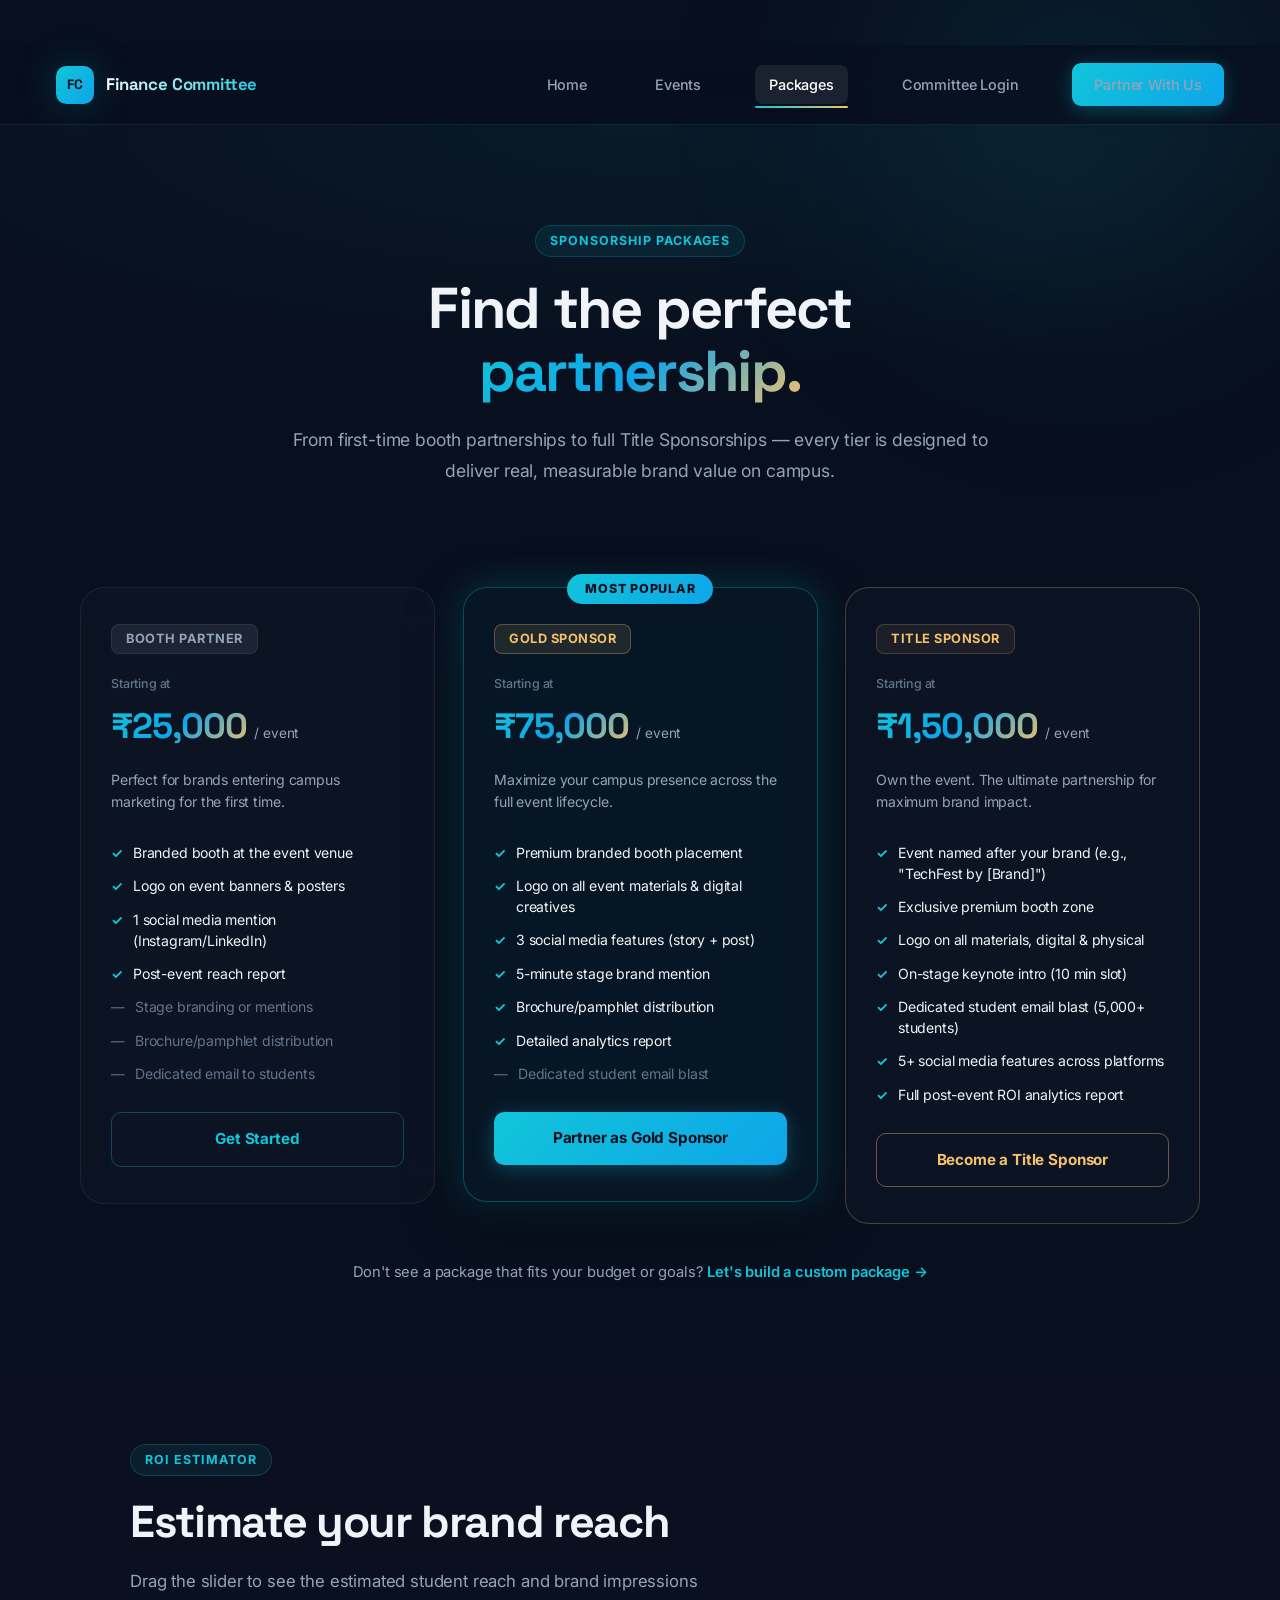
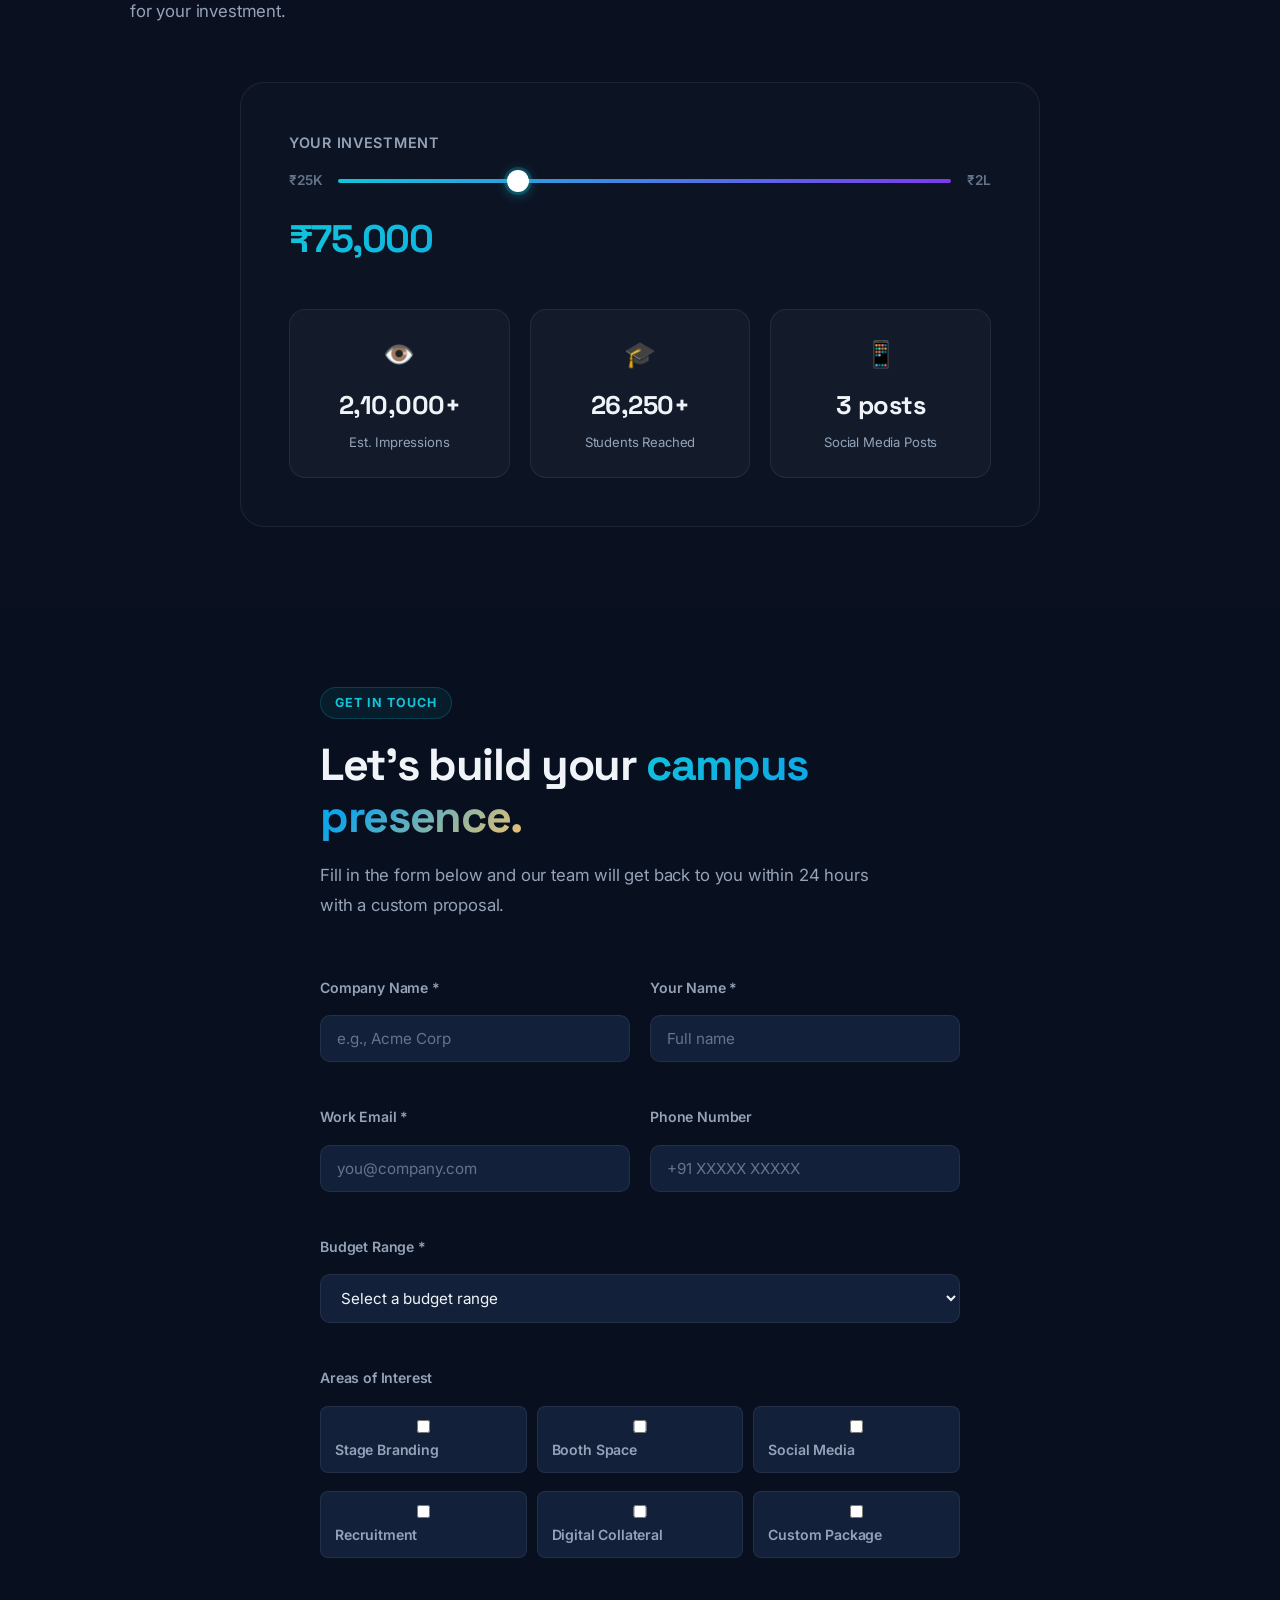
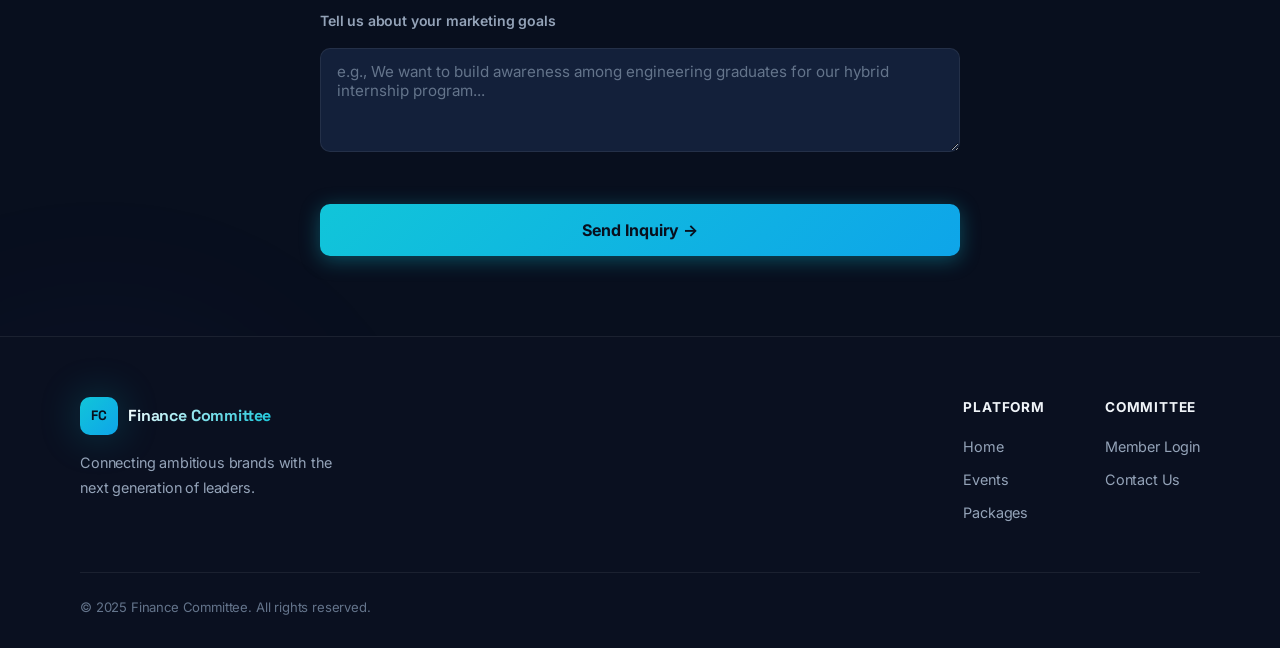
<file: frontend/packages.html>
<!DOCTYPE html>
<html lang="en">

<head>
    <meta charset="UTF-8">
    <meta name="viewport" content="width=device-width, initial-scale=1.0">
    <title>Sponsorship Packages — Finance Committee</title>
    <meta name="description"
        content="Choose from our carefully crafted sponsorship packages — from Booth Partner to Title Sponsor — and reach 50,000+ students at India's most vibrant campus events.">
    <link rel="preconnect" href="https://fonts.googleapis.com">
    <link rel="preconnect" href="https://fonts.gstatic.com" crossorigin>
    <link
        href="https://fonts.googleapis.com/css2?family=Inter:wght@300;400;500;600;700&family=Space+Grotesk:wght@500;600;700;800&display=swap"
        rel="stylesheet">
    <link rel="stylesheet" href="css/style.css">
</head>

<body>

    <!-- Ambient BG -->
    <div class="ambient-bg">
        <div class="ambient-orb orb-1"></div>
        <div class="ambient-orb orb-2"></div>
        <div class="ambient-orb orb-3"></div>
    </div>

    <!-- Navbar -->
    <nav class="navbar" id="mainNav">
        <div class="logo">
            <div class="logo-icon">FC</div>
            <span>Finance Committee</span>
        </div>
        <div class="nav-links">
            <a href="index.html" class="nav-link">Home</a>
            <a href="events.html" class="nav-link">Events</a>
            <a href="packages.html" class="nav-link active">Packages</a>
            <a href="login.html" class="nav-link nav-login">Committee Login</a>
            <a href="#contact" class="nav-cta">Partner With Us</a>
        </div>
        <button class="nav-hamburger" id="navHamburger" aria-label="Open menu">
            <span></span><span></span><span></span>
        </button>
    </nav>

    <div class="mobile-menu" id="mobileMenu">
        <a href="index.html">Home</a>
        <a href="events.html">Events</a>
        <a href="packages.html">Packages</a>
        <a href="login.html">Committee Login</a>
        <a href="#contact" class="mobile-cta">Partner With Us</a>
    </div>

    <!-- Page Header -->
    <section class="page-hero">
        <div class="page-hero-content">
            <div class="section-badge reveal-up">Sponsorship Packages</div>
            <h1 class="page-hero-title reveal-up">
                Find the perfect <span class="gradient-text">partnership.</span>
            </h1>
            <p class="page-hero-sub reveal-up">
                From first-time booth partnerships to full Title Sponsorships — every tier is designed to deliver real,
                measurable brand value on campus.
            </p>
        </div>
    </section>

    <!-- Packages Grid -->
    <section class="packages-section">
        <div class="packages-grid">

            <!-- Tier 1: Booth Partner -->
            <div class="pkg-card reveal-up" style="--delay:0.1s">
                <div class="pkg-header">
                    <div class="pkg-tier-badge">Booth Partner</div>
                    <div class="pkg-price">
                        <span class="pkg-price-from">Starting at</span>
                        <span class="pkg-price-num">₹25,000</span>
                        <span class="pkg-price-per">/ event</span>
                    </div>
                    <p class="pkg-tagline">Perfect for brands entering campus marketing for the first time.</p>
                </div>
                <ul class="pkg-features">
                    <li class="feat included"><span class="feat-icon">✓</span> Branded booth at the event venue</li>
                    <li class="feat included"><span class="feat-icon">✓</span> Logo on event banners & posters</li>
                    <li class="feat included"><span class="feat-icon">✓</span> 1 social media mention
                        (Instagram/LinkedIn)</li>
                    <li class="feat included"><span class="feat-icon">✓</span> Post-event reach report</li>
                    <li class="feat none"><span class="feat-icon">—</span> Stage branding or mentions</li>
                    <li class="feat none"><span class="feat-icon">—</span> Brochure/pamphlet distribution</li>
                    <li class="feat none"><span class="feat-icon">—</span> Dedicated email to students</li>
                </ul>
                <a href="#contact" class="pkg-cta btn-outline-full">Get Started</a>
            </div>

            <!-- Tier 2: Gold Sponsor (Popular) -->
            <div class="pkg-card pkg-featured reveal-up" style="--delay:0.2s">
                <div class="pkg-popular-badge">Most Popular</div>
                <div class="pkg-header">
                    <div class="pkg-tier-badge gold">Gold Sponsor</div>
                    <div class="pkg-price">
                        <span class="pkg-price-from">Starting at</span>
                        <span class="pkg-price-num">₹75,000</span>
                        <span class="pkg-price-per">/ event</span>
                    </div>
                    <p class="pkg-tagline">Maximize your campus presence across the full event lifecycle.</p>
                </div>
                <ul class="pkg-features">
                    <li class="feat included"><span class="feat-icon">✓</span> Premium branded booth placement</li>
                    <li class="feat included"><span class="feat-icon">✓</span> Logo on all event materials & digital
                        creatives</li>
                    <li class="feat included"><span class="feat-icon">✓</span> 3 social media features (story + post)
                    </li>
                    <li class="feat included"><span class="feat-icon">✓</span> 5-minute stage brand mention</li>
                    <li class="feat included"><span class="feat-icon">✓</span> Brochure/pamphlet distribution</li>
                    <li class="feat included"><span class="feat-icon">✓</span> Detailed analytics report</li>
                    <li class="feat none"><span class="feat-icon">—</span> Dedicated student email blast</li>
                </ul>
                <a href="#contact" class="pkg-cta btn-primary-full">Partner as Gold Sponsor</a>
            </div>

            <!-- Tier 3: Title Sponsor -->
            <div class="pkg-card pkg-premium reveal-up" style="--delay:0.3s">
                <div class="pkg-header">
                    <div class="pkg-tier-badge premium">Title Sponsor</div>
                    <div class="pkg-price">
                        <span class="pkg-price-from">Starting at</span>
                        <span class="pkg-price-num">₹1,50,000</span>
                        <span class="pkg-price-per">/ event</span>
                    </div>
                    <p class="pkg-tagline">Own the event. The ultimate partnership for maximum brand impact.</p>
                </div>
                <ul class="pkg-features">
                    <li class="feat included"><span class="feat-icon">✓</span> Event named after your brand (e.g.,
                        "TechFest by [Brand]")</li>
                    <li class="feat included"><span class="feat-icon">✓</span> Exclusive premium booth zone</li>
                    <li class="feat included"><span class="feat-icon">✓</span> Logo on all materials, digital & physical
                    </li>
                    <li class="feat included"><span class="feat-icon">✓</span> On-stage keynote intro (10 min slot)</li>
                    <li class="feat included"><span class="feat-icon">✓</span> Dedicated student email blast (5,000+
                        students)</li>
                    <li class="feat included"><span class="feat-icon">✓</span> 5+ social media features across platforms
                    </li>
                    <li class="feat included"><span class="feat-icon">✓</span> Full post-event ROI analytics report</li>
                </ul>
                <a href="#contact" class="pkg-cta btn-outline-full premium-cta">Become a Title Sponsor</a>
            </div>
        </div>

        <p class="pkg-custom-note reveal-up">
            Don't see a package that fits your budget or goals?
            <a href="#contact">Let's build a custom package →</a>
        </p>
    </section>

    <!-- ROI Estimator -->
    <section class="roi-section" id="roi">
        <div class="section-container">
            <div class="section-badge reveal-up">ROI Estimator</div>
            <h2 class="section-title reveal-up">Estimate your brand reach</h2>
            <p class="section-sub reveal-up">Drag the slider to see the estimated student reach and brand impressions
                for your investment.</p>

            <div class="roi-calculator reveal-up">
                <div class="roi-input-group">
                    <label for="roiSlider">Your Investment</label>
                    <div class="roi-slider-row">
                        <span class="roi-min">₹25K</span>
                        <input type="range" id="roiSlider" min="25000" max="200000" value="75000" step="5000">
                        <span class="roi-max">₹2L</span>
                    </div>
                    <div class="roi-amount" id="roiAmount">₹75,000</div>
                </div>
                <div class="roi-outputs">
                    <div class="roi-out-card">
                        <div class="roi-out-icon">👁️</div>
                        <div class="roi-out-value" id="roiImpressions">0</div>
                        <div class="roi-out-label">Est. Impressions</div>
                    </div>
                    <div class="roi-out-card">
                        <div class="roi-out-icon">🎓</div>
                        <div class="roi-out-value" id="roiStudents">0</div>
                        <div class="roi-out-label">Students Reached</div>
                    </div>
                    <div class="roi-out-card">
                        <div class="roi-out-icon">📱</div>
                        <div class="roi-out-value" id="roiSocial">0</div>
                        <div class="roi-out-label">Social Media Posts</div>
                    </div>
                </div>
            </div>
        </div>
    </section>

    <!-- Contact / Inquiry Form -->
    <section class="contact-section" id="contact">
        <div class="section-container narrow">
            <div class="section-badge reveal-up">Get In Touch</div>
            <h2 class="section-title reveal-up">Let's build your <span class="gradient-text">campus presence.</span>
            </h2>
            <p class="section-sub reveal-up">Fill in the form below and our team will get back to you within 24 hours
                with a custom proposal.</p>

            <form class="inquiry-form reveal-up" id="inquiryForm">
                <div class="form-row">
                    <div class="form-group">
                        <label for="companyName">Company Name *</label>
                        <input type="text" id="companyName" required placeholder="e.g., Acme Corp">
                    </div>
                    <div class="form-group">
                        <label for="contactName">Your Name *</label>
                        <input type="text" id="contactName" required placeholder="Full name">
                    </div>
                </div>
                <div class="form-row">
                    <div class="form-group">
                        <label for="contactEmail">Work Email *</label>
                        <input type="email" id="contactEmail" required placeholder="you@company.com">
                    </div>
                    <div class="form-group">
                        <label for="contactPhone">Phone Number</label>
                        <input type="tel" id="contactPhone" placeholder="+91 XXXXX XXXXX">
                    </div>
                </div>
                <div class="form-group">
                    <label for="budgetRange">Budget Range *</label>
                    <select id="budgetRange" required>
                        <option value="">Select a budget range</option>
                        <option value="entry">₹25,000 – ₹50,000 (Booth Partner)</option>
                        <option value="mid">₹50,000 – ₹1,00,000 (Gold Sponsor)</option>
                        <option value="premium">₹1,00,000 – ₹2,00,000 (Title Sponsor)</option>
                        <option value="custom">Custom / Let's talk</option>
                    </select>
                </div>
                <div class="form-group">
                    <label>Areas of Interest</label>
                    <div class="checkbox-grid">
                        <label class="checkbox-item"><input type="checkbox" name="interest" value="stage"> Stage
                            Branding</label>
                        <label class="checkbox-item"><input type="checkbox" name="interest" value="booth"> Booth
                            Space</label>
                        <label class="checkbox-item"><input type="checkbox" name="interest" value="social"> Social
                            Media</label>
                        <label class="checkbox-item"><input type="checkbox" name="interest" value="recruitment">
                            Recruitment</label>
                        <label class="checkbox-item"><input type="checkbox" name="interest" value="digital"> Digital
                            Collateral</label>
                        <label class="checkbox-item"><input type="checkbox" name="interest" value="custom"> Custom
                            Package</label>
                    </div>
                </div>
                <div class="form-group">
                    <label for="message">Tell us about your marketing goals</label>
                    <textarea id="message" rows="4"
                        placeholder="e.g., We want to build awareness among engineering graduates for our hybrid internship program..."></textarea>
                </div>
                <div id="formSuccess" class="success-message" style="display:none">
                    🎉 Thank you! We'll get back to you within 24 hours with a custom proposal.
                </div>
                <div id="formError" class="error-message" style="display:none">
                    Something went wrong. Please email us directly at financecommittee@college.edu
                </div>
                <button type="submit" class="btn-primary btn-full-submit" id="submitBtn">Send Inquiry →</button>
            </form>
        </div>
    </section>

    <!-- Footer -->
    <footer class="footer">
        <div class="footer-content">
            <div class="footer-brand">
                <div class="footer-logo">
                    <div class="logo-icon">FC</div>
                    <span>Finance Committee</span>
                </div>
                <p>Connecting ambitious brands with the next generation of leaders.</p>
            </div>
            <div class="footer-links">
                <div class="footer-col">
                    <h4>Platform</h4>
                    <a href="index.html">Home</a>
                    <a href="events.html">Events</a>
                    <a href="packages.html">Packages</a>
                </div>
                <div class="footer-col">
                    <h4>Committee</h4>
                    <a href="login.html">Member Login</a>
                    <a href="#contact">Contact Us</a>
                </div>
            </div>
        </div>
        <div class="footer-bottom">
            <p>© 2025 Finance Committee. All rights reserved.</p>
        </div>
    </footer>

    <script>
        // Scroll reveal
        const observer = new IntersectionObserver((entries) => {
            entries.forEach(e => { if (e.isIntersecting) { e.target.classList.add('revealed'); observer.unobserve(e.target); } });
        }, { threshold: 0.1 });
        document.querySelectorAll('.reveal-up, .reveal-right').forEach(el => observer.observe(el));

        // Navbar scroll
        window.addEventListener('scroll', () => {
            document.getElementById('mainNav').classList.toggle('scrolled', window.scrollY > 60);
        });

        // Mobile hamburger
        document.getElementById('navHamburger').addEventListener('click', () => {
            document.getElementById('mobileMenu').classList.toggle('open');
        });

        // 3D tilt on package cards
        document.querySelectorAll('.pkg-card').forEach(card => {
            card.addEventListener('mousemove', (e) => {
                const rect = card.getBoundingClientRect();
                const x = ((e.clientX - rect.left) / rect.width - 0.5) * 12;
                const y = ((e.clientY - rect.top) / rect.height - 0.5) * -12;
                card.style.transform = `perspective(900px) rotateY(${x}deg) rotateX(${y}deg) translateY(-8px)`;
            });
            card.addEventListener('mouseleave', () => { card.style.transform = ''; });
        });

        // ROI Calculator
        const slider = document.getElementById('roiSlider');
        function updateROI(val) {
            const v = parseInt(val);
            document.getElementById('roiAmount').textContent = '₹' + v.toLocaleString('en-IN');
            const impressions = Math.round(v * 2.8);
            const students = Math.round(v * 0.35);
            const social = Math.max(1, Math.round(v / 25000));
            document.getElementById('roiImpressions').textContent = impressions.toLocaleString('en-IN') + '+';
            document.getElementById('roiStudents').textContent = students.toLocaleString('en-IN') + '+';
            document.getElementById('roiSocial').textContent = social + (social === 1 ? ' post' : ' posts');
        }
        slider.addEventListener('input', () => updateROI(slider.value));
        updateROI(slider.value);

        // Inquiry form
        document.getElementById('inquiryForm').addEventListener('submit', async (e) => {
            e.preventDefault();
            const btn = document.getElementById('submitBtn');
            btn.textContent = 'Sending...';
            btn.disabled = true;
            try {
                await new Promise(r => setTimeout(r, 1200));
                document.getElementById('formSuccess').style.display = 'block';
                e.target.reset();
                updateROI(75000);
            } catch {
                document.getElementById('formError').style.display = 'block';
            } finally {
                btn.textContent = 'Send Inquiry →';
                btn.disabled = false;
            }
        });
    </script>
    <script type="module" src="js/transitions.js"></script>
</body>

</html>
</file>
<file: frontend/css/style.css>
/* ===== PREMIUM FINANCE COMMITTEE STYLES ===== */
@import url('https://fonts.googleapis.com/css2?family=Inter:wght@300;400;500;600;700&family=Space+Grotesk:wght@500;600;700;800&display=swap');

:root {
    /* Core Palette */
    --teal: #11C5D9;
    --teal-glow: rgba(17, 197, 217, 0.15);
    --navy: #080f1e;
    --navy-2: #0B1320;
    --gold: #F5C16C;
    --gold-glow: rgba(245, 193, 108, 0.1);
    --text-primary: #F0F4F8;
    --text-secondary: #94a3b8;
    --muted: #64748b;
    --border: rgba(255, 255, 255, 0.07);
    --border-hover: rgba(17, 197, 217, 0.3);
    --card: rgba(14, 22, 38, 0.75);
    --card-hover: rgba(18, 30, 52, 0.9);
    --section: #0a1020;
    --hover: #16263F;
    --input: #13203a;
    --success: #34d399;
    --warning: #fbbf24;
    --error: #f87171;

    /* Gradients */
    --gradient-cosmic: linear-gradient(135deg, #667eea 0%, #764ba2 50%, #f093fb 100%);
    --gradient-aurora: linear-gradient(135deg, #0ff 0%, #00d4ff 25%, #7c3aed 75%, #f472b6 100%);
    --gradient-gold-royal: linear-gradient(135deg, #BF953F, #FCF6BA, #B38728, #FBF5B7);
    --gradient-hero: linear-gradient(135deg, var(--teal) 0%, #7c3aed 100%);
    --gradient-brand: linear-gradient(135deg, var(--teal), #0ea5e9, var(--gold));

    /* Glow */
    --glow-teal: 0 0 40px rgba(17, 197, 217, 0.25);
    --glow-gold: 0 0 40px rgba(245, 193, 108, 0.2);

    /* Neons */
    --neon-cyan: #00f7ff;
    --neon-magenta: #ff00ff;
    --neon-purple: #9945FF;

    /* Depth */
    --depth-1: rgba(255, 255, 255, 0.08);
    --depth-2: rgba(255, 255, 255, 0.04);
    --depth-shadow: rgba(0, 0, 0, 0.5);

    /* Type */
    --font-primary: 'Inter', -apple-system, BlinkMacSystemFont, sans-serif;
    --font-display: 'Space Grotesk', 'Inter', sans-serif;

    /* Transitions */
    --ease-out: cubic-bezier(0.22, 1, 0.36, 1);
    --ease-spring: cubic-bezier(0.34, 1.56, 0.64, 1);
    --transition-fast: 0.15s var(--ease-out);
    --transition-base: 0.35s var(--ease-out);
    --transition-slow: 0.6s var(--ease-out);
}

/* ===== RESET & BASE ===== */

* {
    margin: 0;
    padding: 0;
    box-sizing: border-box;
}

html {
    scroll-behavior: smooth;
}

body {
    font-family: var(--font-primary);
    font-weight: 400;
    background: var(--navy);
    color: var(--text-primary);
    line-height: 1.6;
    letter-spacing: -0.01em;
    -webkit-font-smoothing: antialiased;
    -moz-osx-font-smoothing: grayscale;
}

/* ===== NAVBAR ===== */
.navbar {
    background: rgba(14, 23, 38, 0.85);
    backdrop-filter: blur(20px);
    -webkit-backdrop-filter: blur(20px);
    padding: 16px 48px;
    display: flex;
    justify-content: space-between;
    align-items: center;
    border-bottom: 1px solid var(--border);
    position: sticky;
    top: 0;
    z-index: 100;
}

.logo {
    display: flex;
    align-items: center;
    gap: 12px;
}

.logo img {
    width: 40px;
    height: 40px;
    object-fit: contain;
}

.logo span {
    font-family: var(--font-display);
    font-weight: 600;
    font-size: 1.1rem;
    background: linear-gradient(135deg, #fff, var(--teal));
    -webkit-background-clip: text;
    -webkit-text-fill-color: transparent;
    background-clip: text;
}

.nav-links a {
    color: var(--text-secondary);
    text-decoration: none;
    margin-left: 32px;
    font-weight: 500;
    font-size: 0.9rem;
    position: relative;
    transition: color var(--transition-base);
}

.nav-links a::after {
    content: '';
    position: absolute;
    bottom: -4px;
    left: 0;
    width: 0;
    height: 2px;
    background: linear-gradient(90deg, var(--teal), var(--gold));
    border-radius: 1px;
    transition: width var(--transition-base);
}

.nav-links a:hover {
    color: #fff;
}

.nav-links a:hover::after,
.nav-links a.active::after {
    width: 100%;
}

/* ===== HERO ===== */
.hero {
    padding: 120px 60px 100px;
    background:
        radial-gradient(ellipse 80% 50% at 50% -20%, var(--teal-glow), transparent),
        linear-gradient(180deg, var(--navy), var(--section));
    position: relative;
    overflow: hidden;
}

.hero::before {
    content: '';
    position: absolute;
    top: -200px;
    right: -100px;
    width: 500px;
    height: 500px;
    background: radial-gradient(circle, rgba(17, 197, 217, 0.1), transparent 70%);
    animation: pulse 8s ease-in-out infinite;
    pointer-events: none;
}

.hero::after {
    content: '';
    position: absolute;
    bottom: -150px;
    left: -100px;
    width: 400px;
    height: 400px;
    background: radial-gradient(circle, var(--gold-glow), transparent 70%);
    animation: pulse 10s ease-in-out infinite reverse;
    pointer-events: none;
}

@keyframes pulse {

    0%,
    100% {
        opacity: 0.5;
        transform: scale(1);
    }

    50% {
        opacity: 1;
        transform: scale(1.1);
    }
}

.hero h1 {
    font-family: var(--font-display);
    font-size: clamp(2.5rem, 5vw, 3.5rem);
    font-weight: 700;
    line-height: 1.1;
    margin-bottom: 24px;
    background: linear-gradient(135deg, #fff 0%, var(--text-secondary) 100%);
    -webkit-background-clip: text;
    -webkit-text-fill-color: transparent;
    background-clip: text;
    position: relative;
    z-index: 1;
}

.hero p {
    color: var(--text-secondary);
    max-width: 560px;
    line-height: 1.7;
    font-size: 1.1rem;
    position: relative;
    z-index: 1;
}

/* ===== BUTTONS ===== */
.btn-primary {
    margin-top: 32px;
    padding: 14px 36px;
    background: linear-gradient(135deg, var(--teal), #0FB1C3);
    border: none;
    border-radius: 8px;
    color: var(--navy);
    font-family: var(--font-primary);
    font-weight: 600;
    font-size: 0.95rem;
    cursor: pointer;
    position: relative;
    overflow: hidden;
    transition: all var(--transition-base);
    box-shadow:
        0 4px 15px rgba(17, 197, 217, 0.3),
        inset 0 1px 0 rgba(255, 255, 255, 0.2);
}

.btn-primary::after {
    content: '';
    position: absolute;
    top: -50%;
    left: -100%;
    width: 60%;
    height: 200%;
    background: linear-gradient(90deg, transparent, rgba(255, 255, 255, 0.6), rgba(255, 255, 255, 0.8), rgba(255, 255, 255, 0.6), transparent);
    transform: skewX(-20deg);
    transition: left 0.7s cubic-bezier(0.4, 0, 0.2, 1);
}

.btn-primary:hover {
    transform: translateY(-2px);
    box-shadow:
        0 8px 25px rgba(17, 197, 217, 0.4),
        inset 0 1px 0 rgba(255, 255, 255, 0.3);
}

.btn-primary:hover::after {
    left: 150%;
}

.btn-primary:active {
    transform: translateY(0);
}

/* ===== STATS ===== */
.stats {
    display: flex;
    justify-content: center;
    gap: 32px;
    padding: 64px;
    background: var(--section);
}

.stat-card {
    background: var(--card);
    backdrop-filter: blur(20px);
    -webkit-backdrop-filter: blur(20px);
    border: 1px solid var(--border);
    border-radius: 16px;
    padding: 32px 40px;
    text-align: center;
    min-width: 200px;
    position: relative;
    overflow: hidden;
    transition: all 0.4s var(--ease-out);
    animation: fadeInUp 0.6s ease forwards;
    opacity: 0;
    transform-style: preserve-3d;
    perspective: 1000px;
}

.stat-card:nth-child(1) {
    animation-delay: 0.1s;
}

.stat-card:nth-child(2) {
    animation-delay: 0.2s;
}

.stat-card:nth-child(3) {
    animation-delay: 0.3s;
}

.stat-card::before {
    content: '';
    position: absolute;
    top: 0;
    left: 0;
    right: 0;
    height: 1px;
    background: linear-gradient(90deg, transparent, rgba(17, 197, 217, 0.5), transparent);
}

.stat-card:hover {
    transform: translateY(-4px) rotateX(5deg) rotateY(5deg);
    border-color: rgba(17, 197, 217, 0.2);
    box-shadow:
        0 20px 40px rgba(0, 0, 0, 0.3),
        0 0 60px rgba(17, 197, 217, 0.1);
}

.stat-card h2 {
    color: var(--gold);
    font-family: var(--font-display);
    font-size: 2.25rem;
    font-weight: 700;
    letter-spacing: -0.02em;
}

.stat-card p {
    color: var(--text-secondary);
    margin-top: 8px;
    font-size: 0.9rem;
    font-weight: 500;
}

@keyframes fadeInUp {
    from {
        opacity: 0;
        transform: translateY(20px);
    }

    to {
        opacity: 1;
        transform: translateY(0);
    }
}

/* ===== ABOUT ===== */
.about {
    padding: 100px 60px;
    position: relative;
}

.about h2 {
    font-family: var(--font-display);
    color: var(--teal);
    font-size: 2rem;
    margin-bottom: 20px;
}

.about p {
    max-width: 700px;
    color: var(--text-secondary);
    line-height: 1.8;
    font-size: 1.05rem;
}

/* ===== CHART CONTAINER ===== */
.chart-section {
    padding: 64px;
    background: var(--navy);
}

.chart-container {
    background: var(--card);
    border: 1px solid var(--border);
    border-radius: 16px;
    padding: 32px;
    max-width: 800px;
    margin: 0 auto;
    height: 400px;
}

/* ===== AUTH PAGES ===== */
.auth-page {
    background: linear-gradient(135deg, var(--navy), var(--section));
    min-height: 100vh;
    display: flex;
    align-items: center;
    justify-content: center;
    padding: 20px;
}

.auth-container {
    width: 100%;
    max-width: 420px;
}

.auth-card {
    background: var(--card);
    backdrop-filter: blur(20px);
    -webkit-backdrop-filter: blur(20px);
    border: 1px solid var(--border);
    border-radius: 16px;
    padding: 40px;
    box-shadow:
        0 20px 40px rgba(0, 0, 0, 0.3),
        0 0 60px rgba(17, 197, 217, 0.1);
}

.auth-logo {
    text-align: center;
    margin-bottom: 32px;
}

.auth-logo img {
    width: 60px;
    height: 60px;
    margin-bottom: 16px;
    object-fit: contain;
}

.auth-logo h1 {
    font-family: var(--font-display);
    font-size: 1.5rem;
    font-weight: 700;
    background: linear-gradient(135deg, #fff, var(--teal));
    -webkit-background-clip: text;
    -webkit-text-fill-color: transparent;
    background-clip: text;
    margin: 0;
}

.auth-form h2 {
    font-family: var(--font-display);
    font-size: 1.5rem;
    font-weight: 600;
    color: var(--text-primary);
    margin-bottom: 8px;
}

.auth-subtitle {
    color: var(--text-secondary);
    margin-bottom: 32px;
    font-size: 0.95rem;
}

.form-group {
    margin-bottom: 24px;
}

.form-group label {
    display: block;
    color: var(--text-secondary);
    font-weight: 500;
    margin-bottom: 8px;
    font-size: 0.9rem;
}

.form-group input,
.form-group select {
    width: 100%;
    padding: 12px 16px;
    background: var(--input);
    border: 1px solid var(--border);
    border-radius: 8px;
    color: var(--text-primary);
    font-family: var(--font-primary);
    font-size: 0.95rem;
    transition: all var(--transition-base);
}

.form-group input:focus,
.form-group select:focus {
    outline: none;
    border-color: var(--teal);
    box-shadow: 0 0 0 3px rgba(17, 197, 217, 0.1);
}

.form-checkbox {
    display: flex;
    align-items: center;
    margin-bottom: 24px;
}

.form-checkbox input[type="checkbox"] {
    width: auto;
    margin-right: 12px;
}

.form-checkbox label {
    color: var(--text-secondary);
    font-size: 0.9rem;
    cursor: pointer;
}

.password-requirements {
    margin-top: 8px;
    font-size: 0.85rem;
    color: var(--text-secondary);
}

.password-requirements ul {
    margin: 8px 0 0 20px;
    padding: 0;
}

.password-requirements li {
    margin-bottom: 4px;
    list-style: none;
    position: relative;
    padding-left: 20px;
}

.password-requirements li::before {
    content: '○';
    position: absolute;
    left: 0;
    color: var(--text-secondary);
}

.password-requirements li.valid::before {
    content: '✓';
    color: var(--success);
}

.password-requirements li.valid {
    color: var(--success);
}

.auth-links {
    text-align: center;
    margin-top: 24px;
}

.auth-links a {
    color: var(--teal);
    text-decoration: none;
    font-size: 0.9rem;
    transition: color var(--transition-base);
}

.auth-links a:hover {
    color: #fff;
}

.auth-footer {
    text-align: center;
    margin-top: 32px;
    padding-top: 24px;
    border-top: 1px solid var(--border);
}

.auth-footer p {
    color: var(--text-secondary);
    font-size: 0.9rem;
    margin: 0;
}

.auth-footer a {
    color: var(--teal);
    text-decoration: none;
    transition: color var(--transition-base);
}

.auth-footer a:hover {
    color: #fff;
}

.btn-full {
    width: 100%;
    justify-content: center;
}

.error-message,
.success-message {
    padding: 12px 16px;
    border-radius: 6px;
    margin-bottom: 24px;
    font-size: 0.9rem;
    display: none;
}

.error-message {
    background: rgba(233, 75, 75, 0.1);
    border: 1px solid rgba(233, 75, 75, 0.3);
    color: var(--error);
}

.success-message {
    background: rgba(33, 230, 162, 0.1);
    border: 1px solid rgba(33, 230, 162, 0.3);
    color: var(--success);
}

.error-message.show,
.success-message.show {
    display: block;
}

.loading-overlay {
    position: fixed;
    top: 0;
    left: 0;
    width: 100%;
    height: 100%;
    background: rgba(11, 19, 32, 0.8);
    display: flex;
    align-items: center;
    justify-content: center;
    z-index: 9999;
}

.loading-spinner {
    width: 40px;
    height: 40px;
    border: 3px solid var(--border);
    border-top: 3px solid var(--teal);
    border-radius: 50%;
    animation: spin 1s linear infinite;
}

@keyframes spin {
    0% {
        transform: rotate(0deg);
    }

    100% {
        transform: rotate(360deg);
    }
}

.no-data {
    text-align: center;
    padding: 60px 20px;
    color: var(--text-secondary);
}

.no-data p {
    margin-bottom: 24px;
    font-size: 1.1rem;
}

.sponsor-card {
    background: var(--card);
    border: 1px solid var(--border);
    border-radius: 12px;
    padding: 24px;
    margin-bottom: 20px;
    transition: all var(--transition-base);
    transform-style: preserve-3d;
    perspective: 1000px;
}

.sponsor-card:hover {
    border-color: rgba(17, 197, 217, 0.3);
    transform: translateY(-2px) rotateX(3deg) rotateY(3deg);
    box-shadow: 0 10px 25px rgba(0, 0, 0, 0.2);
}

.sponsor-header {
    display: flex;
    justify-content: space-between;
    align-items: center;
    margin-bottom: 16px;
}

.sponsor-header h3 {
    font-family: var(--font-display);
    font-size: 1.2rem;
    font-weight: 600;
    color: var(--text-primary);
    margin: 0;
}

.industry-badge {
    background: rgba(245, 193, 108, 0.2);
    color: var(--gold);
    padding: 4px 12px;
    border-radius: 20px;
    font-size: 0.8rem;
    font-weight: 500;
}

.sponsor-details {
    margin-bottom: 20px;
}

.detail-item {
    display: flex;
    margin-bottom: 8px;
}

.detail-item .label {
    color: var(--text-secondary);
    font-weight: 500;
    width: 80px;
    font-size: 0.9rem;
}

.detail-item .value {
    color: var(--text-primary);
    flex: 1;
    font-size: 0.9rem;
}

.detail-item .value.investment {
    font-weight: 600;
    color: var(--gold);
}

.sponsor-actions {
    display: flex;
    gap: 12px;
}

.btn-secondary {
    background: var(--input);
    color: var(--text-primary);
    padding: 8px 16px;
    border: 1px solid var(--border);
    border-radius: 6px;
    cursor: pointer;
    transition: all var(--transition-base);
    font-family: var(--font-primary);
    font-size: 0.9rem;
}

.btn-secondary:hover {
    background: var(--hover);
    border-color: rgba(255, 255, 255, 0.2);
}

.btn-danger {
    background: var(--error);
    color: #fff;
    padding: 8px 16px;
    border: none;
    border-radius: 6px;
    cursor: pointer;
    transition: all var(--transition-base);
    font-family: var(--font-primary);
    font-size: 0.9rem;
}

.btn-danger:hover {
    background: #d63447;
    transform: translateY(-1px);
}

/* ===== SPONSORS PAGE ===== */
.sponsors-header {
    padding: 32px 60px;
    background: var(--section);
    border-bottom: 1px solid var(--border);
}

.sponsors-controls {
    display: flex;
    gap: 16px;
    align-items: center;
    max-width: 1200px;
    margin: 0 auto;
    flex-wrap: wrap;
}

.search-input {
    padding: 10px 16px;
    background: var(--input);
    border: 1px solid var(--border);
    border-radius: 8px;
    color: var(--text-primary);
    font-family: var(--font-primary);
    font-size: 0.9rem;
    width: 250px;
    transition: all var(--transition-base);
}

.search-input:focus {
    outline: none;
    border-color: var(--teal);
    box-shadow: 0 0 0 3px rgba(17, 197, 217, 0.1);
}

.filter-select {
    padding: 10px 16px;
    background: var(--input);
    border: 1px solid var(--border);
    border-radius: 8px;
    color: var(--text-primary);
    font-family: var(--font-primary);
    font-size: 0.9rem;
    min-width: 150px;
    transition: all var(--transition-base);
}

.filter-select:focus {
    outline: none;
    border-color: var(--teal);
    box-shadow: 0 0 0 3px rgba(17, 197, 217, 0.1);
}

/* ===== RESPONSIVE ===== */
@media (max-width: 992px) {
    .hero {
        padding: 80px 40px;
    }

    .stats {
        flex-wrap: wrap;
        padding: 48px 32px;
    }

    .stat-card {
        min-width: calc(50% - 16px);
    }
}

@media (max-width: 768px) {
    .navbar {
        padding: 12px 20px;
        flex-direction: column;
        gap: 16px;
    }

    .nav-links {
        width: 100%;
        display: flex;
        justify-content: center;
    }

    .nav-links a {
        margin: 0 12px;
        font-size: 0.85rem;
    }

    .hero {
        padding: 60px 24px;
        text-align: center;
    }

    .hero h1 {
        font-size: 2rem;
    }

    .hero p {
        margin: 0 auto;
    }

    .stats {
        flex-direction: column;
        padding: 32px 24px;
        gap: 16px;
    }

    .stat-card {
        min-width: 100%;
    }

    .about {
        padding: 48px 24px;
    }

    .chart-section {
        padding: 32px 16px;
    }
}

/* ===== ADMIN STYLES ===== */
.admin-container {
    max-width: 1200px;
    margin: 0 auto;
    padding: 40px 20px;
}

.admin-header {
    margin-bottom: 40px;
}

.admin-header h1 {
    font-family: var(--font-display);
    font-size: 2.5rem;
    font-weight: 700;
    color: var(--text-primary);
    margin-bottom: 12px;
}

.admin-header p {
    color: var(--text-secondary);
    font-size: 1.1rem;
    max-width: 600px;
}

.admin-sections {
    display: grid;
    gap: 40px;
}

.admin-section {
    background: var(--card);
    border: 1px solid var(--border);
    border-radius: 16px;
    padding: 32px;
}

.section-header {
    display: flex;
    justify-content: space-between;
    align-items: center;
    margin-bottom: 24px;
}

.section-header h2 {
    font-family: var(--font-display);
    font-size: 1.5rem;
    font-weight: 600;
    color: var(--text-primary);
    margin: 0;
}

.users-grid {
    display: grid;
    grid-template-columns: repeat(auto-fill, minmax(300px, 1fr));
    gap: 20px;
}

.user-card {
    background: var(--input);
    border: 1px solid var(--border);
    border-radius: 12px;
    padding: 20px;
    display: flex;
    align-items: center;
    gap: 16px;
    transition: all var(--transition-base);
}

.user-card:hover {
    border-color: rgba(17, 197, 217, 0.3);
    transform: translateY(-2px);
}

.user-avatar {
    width: 50px;
    height: 50px;
    background: linear-gradient(135deg, var(--teal), var(--gold));
    border-radius: 50%;
    display: flex;
    align-items: center;
    justify-content: center;
    font-weight: 600;
    font-size: 1.2rem;
    color: var(--navy);
}

.user-info {
    flex: 1;
}

.user-info h4 {
    font-family: var(--font-display);
    font-size: 1.1rem;
    font-weight: 600;
    color: var(--text-primary);
    margin: 0 0 4px 0;
}

.user-info p {
    color: var(--text-secondary);
    font-size: 0.9rem;
    margin: 0 0 8px 0;
}

.role-badge {
    display: inline-block;
    padding: 4px 12px;
    border-radius: 20px;
    font-size: 0.8rem;
    font-weight: 500;
}

.role-admin {
    background: rgba(233, 75, 75, 0.2);
    color: var(--error);
}

.role-finance {
    background: rgba(17, 197, 217, 0.2);
    color: var(--teal);
}

.user-actions {
    display: flex;
    flex-direction: column;
    gap: 8px;
}

.btn-sm {
    padding: 6px 12px;
    font-size: 0.8rem;
}

.admin-stats {
    display: grid;
    grid-template-columns: repeat(auto-fit, minmax(200px, 1fr));
    gap: 24px;
}

.admin-stat-card {
    background: var(--input);
    border: 1px solid var(--border);
    border-radius: 12px;
    padding: 24px;
    text-align: center;
    transition: all var(--transition-base);
}

.admin-stat-card:hover {
    border-color: rgba(17, 197, 217, 0.3);
    transform: translateY(-2px);
}

.admin-stat-card h3 {
    color: var(--text-secondary);
    font-size: 0.9rem;
    font-weight: 500;
    margin-bottom: 8px;
}

.stat-value {
    font-family: var(--font-display);
    font-size: 2rem;
    font-weight: 700;
    color: var(--teal);
}

.settings-form {
    display: grid;
    gap: 24px;
    max-width: 500px;
}

.setting-select,
.setting-input {
    width: 100%;
    padding: 12px 16px;
    background: var(--input);
    border: 1px solid var(--border);
    border-radius: 8px;
    color: var(--text-primary);
    font-family: var(--font-primary);
    font-size: 0.95rem;
    transition: all var(--transition-base);
}

.setting-select:focus,
.setting-input:focus {
    outline: none;
    border-color: var(--teal);
    box-shadow: 0 0 0 3px rgba(17, 197, 217, 0.1);
}

.activity-log {
    max-height: 400px;
    overflow-y: auto;
    border: 1px solid var(--border);
    border-radius: 8px;
    padding: 16px;
    background: var(--input);
}

.activity-item {
    display: flex;
    align-items: center;
    gap: 12px;
    padding: 12px;
    border-bottom: 1px solid var(--border);
    transition: background-color var(--transition-base);
}

.activity-item:hover {
    background-color: var(--hover);
}

.activity-event {
    border-left: 3px solid var(--teal);
}

.activity-sponsor {
    border-left: 3px solid var(--gold);
}

.activity-auth {
    border-left: 3px solid var(--success);
}

.activity-finance {
    border-left: 3px solid var(--warning);
}

.activity-system {
    border-left: 3px solid var(--muted);
}

.activity-item:last-child {
    border-bottom: none;
    padding-bottom: 0;
}

.activity-action {
    color: var(--text-primary);
    font-weight: 500;
    flex: 1;
}

.activity-user {
    color: var(--teal);
    font-weight: 500;
    margin: 0 16px;
}

.activity-time {
    color: var(--muted);
    font-size: 0.85rem;
}

.loading-placeholder {
    text-align: center;
    color: var(--text-secondary);
    padding: 40px;
    font-style: italic;
}

/* ===== MODAL STYLES ===== */
.modal {
    position: fixed;
    z-index: 1000;
    left: 0;
    top: 0;
    width: 100%;
    height: 100%;
    background-color: rgba(0, 0, 0, 0.7);
    backdrop-filter: blur(5px);
    -webkit-backdrop-filter: blur(5px);
    opacity: 0;
    visibility: hidden;
    transition: all 0.3s var(--ease-out);
}

.modal.show {
    opacity: 1;
    visibility: visible;
}

.modal-content {
    background: var(--card);
    border: 1px solid var(--border);
    border-radius: 16px;
    margin: 5% auto;
    padding: 0;
    width: 90%;
    max-width: 500px;
    box-shadow:
        0 20px 40px rgba(0, 0, 0, 0.4),
        0 0 60px rgba(17, 197, 217, 0.1);
    opacity: 0;
    visibility: hidden;
    transform: translateY(-50px) scale(0.95);
    transition: all 0.3s var(--ease-out);
}

.modal.show .modal-content {
    opacity: 1;
    visibility: visible;
    transform: translateY(0) scale(1);
}

.modal-header {
    display: flex;
    justify-content: space-between;
    align-items: center;
    padding: 24px 24px 16px;
    border-bottom: 1px solid var(--border);
}

.modal-header h3 {
    font-family: var(--font-display);
    font-size: 1.25rem;
    font-weight: 600;
    color: var(--text-primary);
    margin: 0;
}

.close {
    color: var(--text-secondary);
    font-size: 28px;
    font-weight: bold;
    cursor: pointer;
    transition: color var(--transition-base);
    line-height: 1;
}

.close:hover {
    color: var(--text-primary);
}

.modal-form {
    padding: 20px 24px 24px;
}

/* ===== CARDS GRID LAYOUT ===== */
.cards-grid {
    display: grid;
    grid-template-columns: repeat(auto-fill, minmax(340px, 1fr));
    gap: 24px;
    padding: 40px 60px;
    background: var(--section);
    min-height: 300px;
}

@media (max-width: 768px) {
    .cards-grid {
        grid-template-columns: 1fr;
        padding: 24px;
        gap: 16px;
    }
}

.modal-actions {
    display: flex;
    gap: 12px;
    justify-content: flex-end;
    margin-top: 24px;
    padding-top: 16px;
    border-top: 1px solid var(--border);
}

.profit-positive {
    color: var(--success);
    font-weight: 600;
}

.profit-negative {
    color: var(--error);
    font-weight: 600;
}

/* ===== PREMIUM ENHANCEMENTS ===== */

/* Floating Particles Background */
.particles-bg {
    position: fixed;
    top: 0;
    left: 0;
    width: 100%;
    height: 100%;
    pointer-events: none;
    z-index: -1;
    overflow: hidden;
}

.particle {
    position: absolute;
    border-radius: 50%;
    pointer-events: none;
    opacity: 0;
    animation: float-particle 15s infinite ease-in-out;
}

.particle.teal {
    background: var(--teal);
    box-shadow: 0 0 10px var(--teal);
}

.particle.gold {
    background: var(--gold);
    box-shadow: 0 0 10px var(--gold);
}

.particle.neon-cyan {
    background: var(--neon-cyan);
    box-shadow: 0 0 15px var(--neon-cyan);
}

.particle.small {
    width: 2px;
    height: 2px;
    animation-duration: 12s;
}

.particle.medium {
    width: 4px;
    height: 4px;
    animation-duration: 15s;
}

.particle.large {
    width: 6px;
    height: 6px;
    animation-duration: 18s;
}

@keyframes float-particle {
    0% {
        transform: translateY(100vh) translateX(0) scale(0);
        opacity: 0;
    }

    10% {
        opacity: 0.3;
        transform: translateY(85vh) translateX(10px) scale(1);
    }

    30% {
        opacity: 0.6;
        transform: translateY(60vh) translateX(-10px) scale(1.2);
    }

    50% {
        opacity: 0.4;
        transform: translateY(40vh) translateX(15px) scale(1);
    }

    70% {
        opacity: 0.2;
        transform: translateY(20vh) translateX(-5px) scale(0.8);
    }

    90% {
        opacity: 0.1;
        transform: translateY(5vh) translateX(5px) scale(0.6);
    }

    100% {
        transform: translateY(-10vh) translateX(0) scale(0);
        opacity: 0;
    }
}

/* Interactive hover effect for particles */
.particle.hover-effect {
    background: var(--neon-cyan) !important;
    box-shadow: 0 0 20px var(--neon-cyan) !important;
    opacity: 0.8 !important;
}

/* Enhanced Card Effects */
.event-card,
.sponsor-card {
    background: linear-gradient(135deg,
            rgba(17, 28, 46, 0.8) 0%,
            rgba(17, 28, 46, 0.4) 100%);
    backdrop-filter: blur(20px);
    -webkit-backdrop-filter: blur(20px);
    border: 1px solid rgba(255, 255, 255, 0.06);
    border-radius: 16px;
    padding: 28px;
    position: relative;
    overflow: hidden;
    transition: all 0.4s cubic-bezier(0.4, 0, 0.2, 1);
}

/* Gradient border on hover */
.event-card::before,
.sponsor-card::before {
    content: '';
    position: absolute;
    inset: 0;
    border-radius: 16px;
    padding: 1px;
    background: linear-gradient(135deg,
            transparent 0%,
            rgba(17, 197, 217, 0.3) 50%,
            transparent 100%);
    -webkit-mask:
        linear-gradient(#fff 0 0) content-box,
        linear-gradient(#fff 0 0);
    mask:
        linear-gradient(#fff 0 0) content-box,
        linear-gradient(#fff 0 0);
    -webkit-mask-composite: xor;
    mask-composite: exclude;
    opacity: 0;
    transition: opacity 0.3s ease;
}

.event-card:hover::before,
.sponsor-card:hover::before {
    opacity: 1;
}

.event-card:hover,
.sponsor-card:hover {
    transform: translateY(-6px) scale(1.01);
    border-color: rgba(17, 197, 217, 0.15);
    box-shadow:
        0 25px 50px rgba(0, 0, 0, 0.4),
        0 0 80px rgba(17, 197, 217, 0.08);
}

/* Inner glow effect */
.event-card::after,
.sponsor-card::after {
    content: '';
    position: absolute;
    top: -50%;
    left: -50%;
    width: 200%;
    height: 200%;
    background: radial-gradient(circle at center,
            rgba(17, 197, 217, 0.03) 0%,
            transparent 50%);
    opacity: 0;
    transition: opacity 0.4s ease;
    pointer-events: none;
}

.event-card:hover::after,
.sponsor-card:hover::after {
    opacity: 1;
}

/* Skeleton Loading States */
.skeleton {
    background: linear-gradient(90deg,
            rgba(255, 255, 255, 0.03) 0%,
            rgba(255, 255, 255, 0.08) 50%,
            rgba(255, 255, 255, 0.03) 100%);
    background-size: 200% 100%;
    animation: skeleton-shimmer 1.5s infinite;
    border-radius: 8px;
}

.skeleton-card {
    height: 200px;
    border-radius: 16px;
}

.skeleton-text {
    height: 20px;
    margin-bottom: 8px;
}

.skeleton-text.sm {
    width: 60%;
}

.skeleton-text.md {
    width: 80%;
}

.skeleton-text.lg {
    width: 100%;
}

@keyframes skeleton-shimmer {
    0% {
        background-position: 200% 0;
    }

    100% {
        background-position: -200% 0;
    }
}

/* Icon Buttons */
.btn-icon {
    display: inline-flex;
    align-items: center;
    gap: 8px;
}

.btn-icon::before {
    font-size: 1.1em;
    line-height: 1;
    margin-right: 4px;
}

.btn-add::before {
    content: '+';
}

.btn-refresh::before {
    content: '↻';
}

.btn-edit::before {
    content: '✎';
}

.btn-delete::before {
    content: '🗑';
}

.btn-export::before {
    content: '↓';
}

/* Page Entrance Animation */
.page-enter {
    animation: pageEnter 0.6s ease-out;
}

@keyframes pageEnter {
    from {
        opacity: 0;
        transform: translateY(20px);
    }

    to {
        opacity: 1;
        transform: translateY(0);
    }
}

/* Stagger children */
.page-enter>*:nth-child(1) {
    animation-delay: 0.1s;
}

.page-enter>*:nth-child(2) {
    animation-delay: 0.2s;
}

.page-enter>*:nth-child(3) {
    animation-delay: 0.3s;
}

.page-enter>*:nth-child(4) {
    animation-delay: 0.4s;
}

@media (max-width: 480px) {
    .toast {
        min-width: auto;
        width: 100%;
    }
}

/* ===== PAGE TRANSITION SYSTEM ===== */
body {
    opacity: 0;
    transform: translateY(20px);
    transition: all 0.5s var(--ease-out);
}

body.page-loading {
    opacity: 0;
    transform: translateY(20px);
}

body.page-loaded {
    opacity: 1;
    transform: translateY(0);
}

body.page-exit {
    opacity: 0;
    transform: translateY(-20px);
    transition: all 0.3s var(--ease-out);
}

/* ===== HOLOGRAPHIC CARD EFFECTS ===== */
.event-card::after,
.sponsor-card::after {
    content: '';
    position: absolute;
    top: 0;
    left: -100%;
    width: 100%;
    height: 100%;
    background: linear-gradient(105deg,
            transparent 30%,
            rgba(255, 255, 255, 0.1) 40%,
            rgba(255, 255, 255, 0.4) 50%,
            rgba(255, 255, 255, 0.1) 60%,
            transparent 70%);
    transform: skewX(-20deg);
    transition: left 0.6s cubic-bezier(0.4, 0, 0.2, 1);
    pointer-events: none;
    z-index: 1;
}

.event-card:hover::after,
.sponsor-card:hover::after {
    left: 100%;
}

/* Enhanced glow effects on hover */
.event-card:hover,
.sponsor-card:hover {
    box-shadow:
        0 20px 40px rgba(0, 0, 0, 0.3),
        0 0 60px rgba(17, 197, 217, 0.15),
        0 0 120px rgba(17, 197, 217, 0.05),
        inset 0 0 30px rgba(17, 197, 217, 0.05);
}

/* Card border shimmer */
.event-card::before,
.sponsor-card::before {
    content: '';
    position: absolute;
    top: -1px;
    left: -1px;
    right: -1px;
    bottom: -1px;
    border-radius: 16px;
    background: linear-gradient(45deg,
            transparent 0%,
            rgba(17, 197, 217, 0.2) 25%,
            rgba(245, 193, 108, 0.2) 50%,
            rgba(17, 197, 217, 0.2) 75%,
            transparent 100%);
    opacity: 0;
    transition: opacity 0.3s var(--ease-out);
    z-index: -1;
}

.event-card:hover::before,
.sponsor-card:hover::before {
    opacity: 1;
    animation: border-shimmer 3s linear infinite;
}

@keyframes border-shimmer {
    0% {
        background-position: 0% 50%;
    }

    100% {
        background-position: 200% 50%;
    }
}

/* ===== DEMO MODE INDICATOR ===== */
.demo-mode-banner {
    position: fixed;
    top: 0;
    left: 0;
    right: 0;
    background: linear-gradient(90deg, var(--gradient-cosmic), var(--gradient-aurora));
    color: white;
    text-align: center;
    padding: 8px;
    font-size: 0.85rem;
    font-weight: 600;
    z-index: 10001;
    backdrop-filter: blur(10px);
    -webkit-backdrop-filter: blur(10px);
    border-bottom: 2px solid var(--neon-cyan);
    box-shadow: 0 4px 20px rgba(0, 247, 255, 0.3);
    animation: demo-pulse 2s ease-in-out infinite;
    pointer-events: none;
}

@keyframes demo-pulse {

    0%,
    100% {
        opacity: 0.9;
        transform: translateY(0);
    }

    50% {
        opacity: 1;
        transform: translateY(-2px);
    }
}

/* Add space for demo banner */
body {
    padding-top: 45px;
}

/* Ensure demo banner is above all other elements */
.navbar {
    z-index: 10000;
}

.demo-mode-banner {
    z-index: 10001;
}

/* Hide demo banner on print */
@media print {
    .demo-mode-banner {
        display: none;
    }

    body {
        padding-top: 0;
    }
}

/* ===== DEMO HIGHLIGHT EFFECTS ===== */
.demo-highlight {
    animation: demo-highlight 2s ease-in-out;
    box-shadow:
        0 0 40px rgba(17, 197, 217, 0.6),
        0 0 80px rgba(17, 197, 217, 0.3),
        inset 0 0 20px rgba(17, 197, 217, 0.1) !important;
    transform: scale(1.05) !important;
    z-index: 1000;
}

@keyframes demo-highlight {

    0%,
    100% {
        transform: scale(1);
        box-shadow:
            0 0 20px rgba(17, 197, 217, 0.3),
            0 0 40px rgba(17, 197, 217, 0.1);
    }

    50% {
        transform: scale(1.05);
        box-shadow:
            0 0 40px rgba(17, 197, 217, 0.6),
            0 0 80px rgba(17, 197, 217, 0.3),
            inset 0 0 20px rgba(17, 197, 217, 0.1);
    }
}

/* Reduced motion support */
@media (prefers-reduced-motion: reduce) {
    body {
        transition: none;
    }

    body.page-exit {
        transition: none;
    }

    .event-card::after,
    .sponsor-card::after {
        transition: none;
    }

    .event-card::before,
    .sponsor-card::before {
        animation: none;
        transition: none;
    }

    .demo-mode-banner {
        animation: none;
    }

    .demo-highlight {
        animation: none;
    }
}

/* ===== 3D FLOATING RUPEE COIN ===== */
.hero-3d-coin {
    position: absolute;
    right: 10%;
    top: 50%;
    transform: translateY(-50%);
    font-size: 5rem;
    font-weight: bold;
    background: var(--gradient-gold-royal);
    -webkit-background-clip: text;
    background-clip: text;
    -webkit-text-fill-color: transparent;
    animation: float-coin 6s ease-in-out infinite, rotate-coin 8s linear infinite;
    filter: drop-shadow(0 20px 40px rgba(245, 193, 108, 0.4));
    z-index: 2;
    text-shadow: 0 0 60px rgba(245, 193, 108, 0.6);
}

@keyframes float-coin {

    0%,
    100% {
        transform: translateY(-50%) translateX(0) rotateX(0deg) rotateY(0deg);
    }

    25% {
        transform: translateY(-55%) translateX(20px) rotateX(10deg) rotateY(45deg);
    }

    50% {
        transform: translateY(-45%) translateX(-10px) rotateX(-5deg) rotateY(90deg);
    }

    75% {
        transform: translateY(-52%) translateX(15px) rotateX(5deg) rotateY(135deg);
    }
}

@keyframes rotate-coin {
    from {
        transform: translateY(-50%) rotateY(0deg);
    }

    to {
        transform: translateY(-50%) rotateY(360deg);
    }
}

@media (max-width: 768px) {
    .hero-3d-coin {
        font-size: 3rem;
        right: 5%;
    }
}

@media (max-width: 480px) {
    .hero-3d-coin {
        font-size: 2rem;
        right: 10px;
        top: 30%;
    }

    .nav-links a {
        margin: 0 8px;
        font-size: 0.8rem;
    }

    .hero h1 {
        font-size: 1.75rem;
    }

    .stat-card h2 {
        font-size: 1.75rem;
    }

    .admin-container {
        padding: 20px 16px;
    }

    .admin-header h1 {
        font-size: 2rem;
    }
}

.section-header {
    flex-direction: column;
    align-items: flex-start;
    gap: 12px;
}

.users-grid {
    grid-template-columns: 1fr;
}

.user-card {
    flex-direction: column;
    text-align: center;
}

.user-avatar {
    margin-bottom: 12px;
}

.admin-stats {
    grid-template-columns: repeat(2, 1fr);
}

.activity-item {
    flex-direction: column;
    align-items: flex-start;
    gap: 4px;
}

.activity-user {
    margin: 0;
}

/* ===== TOAST NOTIFICATION SYSTEM ===== */
#toast-container {
    position: fixed;
    top: 20px;
    right: 20px;
    z-index: 10000;
    display: flex;
    flex-direction: column;
    gap: 12px;
    pointer-events: none;
}

.toast {
    background: var(--card);
    backdrop-filter: blur(20px);
    -webkit-backdrop-filter: blur(20px);
    border: 1px solid var(--border);
    border-radius: 12px;
    padding: 16px 20px;
    min-width: 300px;
    max-width: 400px;
    display: flex;
    align-items: center;
    gap: 12px;
    position: relative;
    pointer-events: auto;
    transform: translateX(100%);
    opacity: 0;
    transition: all 0.3s var(--ease-out);
    box-shadow: 0 10px 30px rgba(0, 0, 0, 0.3);
}

.toast-show {
    transform: translateX(0);
    opacity: 1;
}

.toast-icon {
    width: 24px;
    height: 24px;
    border-radius: 50%;
    display: flex;
    align-items: center;
    justify-content: center;
    font-weight: bold;
    flex-shrink: 0;
}

.toast-success .toast-icon {
    background: var(--success);
    color: var(--navy);
}

.toast-error .toast-icon {
    background: var(--error);
    color: white;
}

.toast-info .toast-icon {
    background: var(--teal);
    color: var(--navy);
}

.toast-warning .toast-icon {
    background: var(--warning);
    color: var(--navy);
}

.toast-message {
    flex: 1;
    font-size: 0.95rem;
    font-weight: 500;
    color: var(--text-primary);
}

.toast-progress {
    position: absolute;
    bottom: 0;
    left: 0;
    height: 3px;
    background: var(--teal);
    border-radius: 0 0 0 12px;
    animation: toast-progress 3s linear forwards;
}

.toast-error .toast-progress {
    background: var(--error);
}

.toast-warning .toast-progress {
    background: var(--warning);
}

@keyframes toast-progress {
    from {
        width: 100%;
    }

    to {
        width: 0%;
    }
}

@media (max-width: 480px) {
    #toast-container {
        top: 10px;
        right: 10px;
        left: 10px;
    }

    .toast {
        min-width: auto;
        width: 100%;
    }

    /* Disable 3D effects on mobile for performance */
    .stat-card,
    .sponsor-card {
        transform-style: flat;
        transform: none !important;
    }

    .stat-card:hover,
    .sponsor-card:hover {
        transform: translateY(-2px) !important;
    }

    .hero-3d-coin {
        animation: float-coin-mobile 4s ease-in-out infinite;
    }

    @keyframes float-coin-mobile {

        0%,
        100% {
            transform: translateY(-50%) scale(1);
        }

        50% {
            transform: translateY(-55%) scale(1.1);
        }
    }
}

/* ========================================================
   NEW PUBLIC SPONSORSHIP SITE STYLES
   ======================================================== */

/* ===== AMBIENT BACKGROUND ===== */
.ambient-bg {
    position: fixed;
    inset: 0;
    z-index: -1;
    overflow: hidden;
    pointer-events: none;
}

.ambient-orb {
    position: absolute;
    border-radius: 50%;
    filter: blur(100px);
    animation: orb-drift 18s ease-in-out infinite;
}

.orb-1 {
    width: 600px;
    height: 600px;
    top: -200px;
    right: -100px;
    background: radial-gradient(circle, rgba(17, 197, 217, 0.12), transparent 70%);
    animation-duration: 18s;
}

.orb-2 {
    width: 500px;
    height: 500px;
    bottom: -150px;
    left: -150px;
    background: radial-gradient(circle, rgba(124, 58, 237, 0.10), transparent 70%);
    animation-duration: 22s;
    animation-direction: reverse;
}

.orb-3 {
    width: 400px;
    height: 400px;
    top: 40%;
    left: 35%;
    background: radial-gradient(circle, rgba(245, 193, 108, 0.07), transparent 70%);
    animation-duration: 26s;
    animation-delay: -6s;
}

@keyframes orb-drift {

    0%,
    100% {
        transform: translate(0, 0) scale(1);
    }

    33% {
        transform: translate(40px, -30px) scale(1.08);
    }

    66% {
        transform: translate(-30px, 40px) scale(0.95);
    }
}

/* ===== UPDATED NAVBAR ===== */
.navbar {
    background: rgba(8, 15, 30, 0.7);
    backdrop-filter: blur(24px);
    -webkit-backdrop-filter: blur(24px);
    padding: 18px 56px;
    display: flex;
    justify-content: space-between;
    align-items: center;
    border-bottom: 1px solid var(--border);
    position: sticky;
    top: 0;
    z-index: 200;
    transition: background var(--transition-base), box-shadow var(--transition-base), padding var(--transition-base);
}

.navbar.scrolled {
    background: rgba(8, 15, 30, 0.95);
    box-shadow: 0 4px 30px rgba(0, 0, 0, 0.4);
    padding: 12px 56px;
}

.logo {
    display: flex;
    align-items: center;
    gap: 12px;
}

.logo-icon {
    width: 38px;
    height: 38px;
    border-radius: 10px;
    background: linear-gradient(135deg, var(--teal), #0ea5e9);
    display: flex;
    align-items: center;
    justify-content: center;
    font-family: var(--font-display);
    font-weight: 800;
    font-size: 0.85rem;
    color: var(--navy);
    box-shadow: var(--glow-teal);
    flex-shrink: 0;
}

.logo span {
    font-family: var(--font-display);
    font-weight: 700;
    font-size: 1.05rem;
    background: linear-gradient(135deg, #fff, var(--teal));
    -webkit-background-clip: text;
    -webkit-text-fill-color: transparent;
    background-clip: text;
}

.nav-links {
    display: flex;
    align-items: center;
    gap: 8px;
}

.nav-link {
    color: var(--text-secondary);
    text-decoration: none;
    padding: 8px 14px;
    border-radius: 8px;
    font-weight: 500;
    font-size: 0.9rem;
    position: relative;
    transition: color var(--transition-base), background var(--transition-base);
}

.nav-link:hover,
.nav-link.active {
    color: #fff;
    background: var(--depth-1);
}

.nav-link::after {
    content: '';
    position: absolute;
    bottom: 4px;
    left: 14px;
    right: 14px;
    height: 1.5px;
    background: linear-gradient(90deg, var(--teal), var(--gold));
    border-radius: 2px;
    transform: scaleX(0);
    transform-origin: left;
    transition: transform var(--transition-base);
}

.nav-link.active::after {
    transform: scaleX(1);
}

.nav-login {
    margin-left: 8px;
}

.nav-cta {
    margin-left: 12px;
    padding: 10px 22px;
    background: linear-gradient(135deg, var(--teal), #0ea5e9);
    color: var(--navy);
    font-weight: 700;
    font-size: 0.9rem;
    border-radius: 9px;
    text-decoration: none;
    transition: all var(--transition-base);
    box-shadow: 0 4px 20px rgba(17, 197, 217, 0.3);
}

.nav-cta:hover {
    transform: translateY(-2px);
    box-shadow: 0 8px 30px rgba(17, 197, 217, 0.45);
}

/* Mobile nav */
.nav-hamburger {
    display: none;
    flex-direction: column;
    gap: 5px;
    background: none;
    border: none;
    cursor: pointer;
    padding: 6px;
}

.nav-hamburger span {
    width: 22px;
    height: 2px;
    background: var(--text-secondary);
    border-radius: 2px;
    transition: all var(--transition-base);
}

.mobile-menu {
    display: none;
    flex-direction: column;
    gap: 0;
    background: rgba(8, 15, 30, 0.98);
    backdrop-filter: blur(20px);
    border-bottom: 1px solid var(--border);
    position: sticky;
    top: 72px;
    z-index: 190;
}

.mobile-menu.open {
    display: flex;
}

.mobile-menu a {
    color: var(--text-secondary);
    text-decoration: none;
    padding: 16px 24px;
    font-size: 0.95rem;
    font-weight: 500;
    border-bottom: 1px solid var(--border);
    transition: color var(--transition-fast), background var(--transition-fast);
}

.mobile-menu a:hover {
    color: #fff;
    background: var(--depth-1);
}

.mobile-cta {
    color: var(--teal) !important;
    font-weight: 700 !important;
}

/* ===== HERO SECTION (NEW) ===== */
.hero {
    min-height: 90vh;
    display: grid;
    grid-template-columns: 1fr 1fr;
    gap: 60px;
    align-items: center;
    padding: 80px 80px 80px 80px;
    position: relative;
    overflow: hidden;
}

.hero::before {
    content: '';
    position: absolute;
    inset: 0;
    background:
        radial-gradient(ellipse 60% 50% at 30% 50%, rgba(17, 197, 217, 0.07), transparent),
        radial-gradient(ellipse 40% 60% at 80% 20%, rgba(124, 58, 237, 0.06), transparent);
    pointer-events: none;
}

.hero-content {
    position: relative;
    z-index: 2;
}

.hero-tag {
    display: inline-block;
    padding: 6px 16px;
    background: rgba(17, 197, 217, 0.1);
    border: 1px solid rgba(17, 197, 217, 0.25);
    border-radius: 100px;
    color: var(--teal);
    font-size: 0.8rem;
    font-weight: 600;
    letter-spacing: 0.05em;
    text-transform: uppercase;
    margin-bottom: 28px;
}

.hero-title {
    font-family: var(--font-display);
    font-size: clamp(2.8rem, 5vw, 4.2rem);
    font-weight: 800;
    line-height: 1.08;
    letter-spacing: -0.03em;
    color: var(--text-primary);
    margin-bottom: 24px;
}

.gradient-text {
    background: var(--gradient-brand);
    -webkit-background-clip: text;
    -webkit-text-fill-color: transparent;
    background-clip: text;
}

.hero-sub {
    font-size: 1.15rem;
    color: var(--text-secondary);
    line-height: 1.8;
    max-width: 500px;
    margin-bottom: 40px;
}

.hero-sub strong {
    color: var(--text-primary);
    font-weight: 600;
}

.hero-actions {
    display: flex;
    gap: 16px;
    flex-wrap: wrap;
    align-items: center;
}

/* ===== FLOATING 3D CARDS (HERO) ===== */
.hero-visual {
    position: relative;
    height: 520px;
}

.hero-float-card {
    position: absolute;
    background: rgba(14, 22, 38, 0.85);
    backdrop-filter: blur(24px);
    -webkit-backdrop-filter: blur(24px);
    border: 1px solid var(--border);
    border-radius: 18px;
    padding: 22px 26px;
    box-shadow:
        0 20px 60px rgba(0, 0, 0, 0.5),
        inset 0 1px 0 rgba(255, 255, 255, 0.07);
    cursor: default;
    transition: transform 0.25s var(--ease-out), box-shadow 0.25s var(--ease-out);
    transform-style: preserve-3d;
    will-change: transform;
}

.hero-float-card::before {
    content: '';
    position: absolute;
    top: 0;
    left: 0;
    right: 0;
    height: 1px;
    background: linear-gradient(90deg, transparent, rgba(17, 197, 217, 0.5), transparent);
    border-radius: 18px 18px 0 0;
}

.card-1 {
    top: 30px;
    right: 30px;
    width: 200px;
    animation: float-a 7s ease-in-out infinite;
}

.card-2 {
    top: 200px;
    right: 200px;
    width: 190px;
    animation: float-b 9s ease-in-out infinite 1s;
}

.card-3 {
    top: 370px;
    right: 60px;
    width: 200px;
    animation: float-a 8s ease-in-out infinite 0.5s;
}

@keyframes float-a {

    0%,
    100% {
        transform: translateY(0px);
    }

    50% {
        transform: translateY(-14px);
    }
}

@keyframes float-b {

    0%,
    100% {
        transform: translateY(0px) translateX(0px);
    }

    50% {
        transform: translateY(-10px) translateX(6px);
    }
}

.float-card-label {
    color: var(--text-secondary);
    font-size: 0.75rem;
    font-weight: 500;
    letter-spacing: 0.04em;
    text-transform: uppercase;
    margin-bottom: 6px;
}

.float-card-value {
    font-family: var(--font-display);
    font-size: 2rem;
    font-weight: 800;
    background: var(--gradient-brand);
    -webkit-background-clip: text;
    -webkit-text-fill-color: transparent;
    background-clip: text;
    line-height: 1;
}

.float-card-sub {
    color: var(--muted);
    font-size: 0.78rem;
    margin-top: 6px;
}

.hero-img-wrapper {
    position: absolute;
    inset: 60px -20px -20px 80px;
    border-radius: 20px;
    overflow: hidden;
    z-index: -1;
    border: 1px solid var(--border);
    box-shadow: 0 40px 100px rgba(0, 0, 0, 0.6);
}

.hero-img {
    width: 100%;
    height: 100%;
    object-fit: cover;
    opacity: 0.6;
}

.hero-img-overlay {
    position: absolute;
    inset: 0;
    background: linear-gradient(135deg, rgba(8, 15, 30, 0.9) 20%, rgba(8, 15, 30, 0.4) 80%);
}

/* ===== BUTTONS ===== */
.btn-primary {
    display: inline-flex;
    align-items: center;
    gap: 8px;
    padding: 14px 32px;
    background: linear-gradient(135deg, var(--teal), #0ea5e9);
    border: none;
    border-radius: 10px;
    color: var(--navy);
    font-family: var(--font-primary);
    font-weight: 700;
    font-size: 0.95rem;
    cursor: pointer;
    text-decoration: none;
    position: relative;
    overflow: hidden;
    transition: all var(--transition-base);
    box-shadow: 0 4px 20px rgba(17, 197, 217, 0.35);
    margin-top: 0;
}

.btn-primary::after {
    content: '';
    position: absolute;
    top: -50%;
    left: -100%;
    width: 60%;
    height: 200%;
    background: linear-gradient(90deg, transparent, rgba(255, 255, 255, 0.4), transparent);
    transform: skewX(-20deg);
    transition: left 0.7s var(--ease-out);
}

.btn-primary:hover {
    transform: translateY(-2px);
    box-shadow: 0 8px 30px rgba(17, 197, 217, 0.45);
}

.btn-primary:hover::after {
    left: 180%;
}

.btn-primary:active {
    transform: translateY(0);
}

.btn-ghost {
    display: inline-flex;
    align-items: center;
    gap: 10px;
    padding: 14px 24px;
    background: transparent;
    border: 1px solid var(--border);
    border-radius: 10px;
    color: var(--text-secondary);
    font-family: var(--font-primary);
    font-weight: 600;
    font-size: 0.95rem;
    cursor: pointer;
    text-decoration: none;
    transition: all var(--transition-base);
}

.btn-ghost:hover {
    color: #fff;
    border-color: rgba(255, 255, 255, 0.2);
    background: var(--depth-1);
}

.btn-ghost-icon {
    width: 28px;
    height: 28px;
    border-radius: 50%;
    background: rgba(17, 197, 217, 0.15);
    display: flex;
    align-items: center;
    justify-content: center;
    color: var(--teal);
    font-size: 0.7rem;
}

.btn-outline {
    display: inline-flex;
    align-items: center;
    padding: 13px 28px;
    background: transparent;
    border: 1px solid var(--border-hover);
    border-radius: 10px;
    color: var(--teal);
    font-weight: 600;
    font-size: 0.95rem;
    text-decoration: none;
    transition: all var(--transition-base);
}

.btn-outline:hover {
    background: rgba(17, 197, 217, 0.08);
    transform: translateY(-2px);
}

/* ===== MARQUEE ===== */
.marquee-section {
    padding: 32px 0;
    border-top: 1px solid var(--border);
    border-bottom: 1px solid var(--border);
    overflow: hidden;
    background: rgba(8, 15, 30, 0.4);
}

.marquee-label {
    text-align: center;
    color: var(--muted);
    font-size: 0.78rem;
    font-weight: 600;
    letter-spacing: 0.12em;
    text-transform: uppercase;
    margin-bottom: 20px;
}

.marquee-track {
    overflow: hidden;
    mask-image: linear-gradient(90deg, transparent, #fff 10%, #fff 90%, transparent);
    -webkit-mask-image: linear-gradient(90deg, transparent, #fff 10%, #fff 90%, transparent);
}

.marquee-inner {
    display: flex;
    gap: 48px;
    animation: marquee-scroll 18s linear infinite;
    width: max-content;
}

.marquee-logo {
    font-family: var(--font-display);
    font-size: 1.1rem;
    font-weight: 700;
    color: var(--muted);
    letter-spacing: -0.01em;
    white-space: nowrap;
    transition: color var(--transition-base);
    padding: 0 12px;
}

.marquee-logo:hover {
    color: var(--teal);
}

@keyframes marquee-scroll {
    from {
        transform: translateX(0);
    }

    to {
        transform: translateX(-50%);
    }
}

/* ===== STATS SECTION (NEW STYLE) ===== */
.stats-section {
    padding: 80px 80px;
    background: var(--section);
    border-top: 1px solid var(--border);
    border-bottom: 1px solid var(--border);
}

.section-inner {
    max-width: 900px;
    margin: 0 auto;
    display: flex;
    align-items: center;
    justify-content: space-between;
    gap: 20px;
    flex-wrap: wrap;
}

.stat-divider {
    width: 1px;
    height: 60px;
    background: var(--border);
    flex-shrink: 0;
}

.stat-card {
    text-align: center;
    padding: 16px 24px;
    flex: 1;
    min-width: 140px;
    opacity: 0;
    transform: translateY(20px);
    transition: opacity 0.5s var(--ease-out) var(--delay, 0s), transform 0.5s var(--ease-out) var(--delay, 0s);
}

.stat-card.revealed {
    opacity: 1;
    transform: translateY(0);
}

.stat-icon {
    font-size: 1.8rem;
    margin-bottom: 10px;
}

.stat-num {
    font-family: var(--font-display);
    font-size: 2.5rem;
    font-weight: 800;
    letter-spacing: -0.04em;
    background: var(--gradient-brand);
    -webkit-background-clip: text;
    -webkit-text-fill-color: transparent;
    background-clip: text;
    line-height: 1;
}

.stat-label {
    color: var(--text-secondary);
    font-size: 0.85rem;
    font-weight: 500;
    margin-top: 8px;
}

/* ===== SECTION COMMON ===== */
.section-container {
    max-width: 1100px;
    margin: 0 auto;
    padding: 0 40px;
}

.section-container.narrow {
    max-width: 720px;
}

.section-badge {
    display: inline-block;
    padding: 5px 14px;
    background: rgba(17, 197, 217, 0.08);
    border: 1px solid rgba(17, 197, 217, 0.2);
    border-radius: 100px;
    color: var(--teal);
    font-size: 0.78rem;
    font-weight: 700;
    letter-spacing: 0.08em;
    text-transform: uppercase;
    margin-bottom: 20px;
}

.section-title {
    font-family: var(--font-display);
    font-size: clamp(2rem, 3.5vw, 3rem);
    font-weight: 800;
    letter-spacing: -0.03em;
    line-height: 1.15;
    color: var(--text-primary);
    margin-bottom: 18px;
}

.section-sub {
    font-size: 1.05rem;
    color: var(--text-secondary);
    line-height: 1.8;
    max-width: 580px;
    margin-bottom: 56px;
}

/* ===== WHY SECTION ===== */
.why-section {
    padding: 100px 80px;
}

.why-grid {
    display: grid;
    grid-template-columns: repeat(3, 1fr);
    gap: 24px;
}

.why-card {
    background: var(--card);
    backdrop-filter: blur(20px);
    border: 1px solid var(--border);
    border-radius: 20px;
    padding: 32px 28px;
    transition: all var(--transition-base);
    opacity: 0;
    transform: translateY(24px);
}

.why-card.revealed {
    opacity: 1;
    transform: translateY(0);
}

.why-card:hover {
    border-color: var(--border-hover);
    transform: translateY(-6px);
    box-shadow: 0 20px 50px rgba(0, 0, 0, 0.35), var(--glow-teal);
    background: var(--card-hover);
}

.why-icon {
    font-size: 2rem;
    margin-bottom: 16px;
}

.why-card h3 {
    font-family: var(--font-display);
    font-size: 1.1rem;
    font-weight: 700;
    color: var(--text-primary);
    margin-bottom: 10px;
}

.why-card p {
    color: var(--text-secondary);
    font-size: 0.9rem;
    line-height: 1.7;
}

/* ===== CTA BANNER ===== */
.cta-banner {
    padding: 80px;
    background:
        radial-gradient(ellipse 80% 80% at 50% 50%, rgba(17, 197, 217, 0.06), transparent),
        var(--section);
    border-top: 1px solid var(--border);
    border-bottom: 1px solid var(--border);
    text-align: center;
}

.cta-content {
    max-width: 700px;
    margin: 0 auto;
}

.cta-content h2 {
    font-family: var(--font-display);
    font-size: clamp(1.8rem, 3vw, 2.6rem);
    font-weight: 800;
    letter-spacing: -0.03em;
    color: var(--text-primary);
    margin-bottom: 16px;
}

.cta-content p {
    color: var(--text-secondary);
    font-size: 1.05rem;
    line-height: 1.7;
    margin-bottom: 36px;
}

.cta-actions {
    display: flex;
    gap: 16px;
    justify-content: center;
    flex-wrap: wrap;
}

/* ===== PAGE HERO (Sub Pages) ===== */
.page-hero {
    padding: 100px 80px 60px;
    text-align: center;
    position: relative;
    overflow: hidden;
}

.page-hero::before {
    content: '';
    position: absolute;
    inset: 0;
    background: radial-gradient(ellipse 70% 60% at 50% 0%, rgba(17, 197, 217, 0.06), transparent);
    pointer-events: none;
}

.page-hero-content {
    max-width: 700px;
    margin: 0 auto;
    position: relative;
    z-index: 1;
}

.page-hero-title {
    font-family: var(--font-display);
    font-size: clamp(2.5rem, 4.5vw, 3.8rem);
    font-weight: 800;
    letter-spacing: -0.03em;
    line-height: 1.1;
    color: var(--text-primary);
    margin-bottom: 20px;
}

.page-hero-sub {
    font-size: 1.1rem;
    color: var(--text-secondary);
    line-height: 1.8;
}

/* ===== PACKAGES PAGE ===== */
.packages-section {
    padding: 40px 80px 80px;
}

.packages-grid {
    display: grid;
    grid-template-columns: repeat(3, 1fr);
    gap: 28px;
    max-width: 1200px;
    margin: 0 auto;
    align-items: start;
}

.pkg-card {
    background: var(--card);
    backdrop-filter: blur(20px);
    border: 1px solid var(--border);
    border-radius: 24px;
    padding: 36px 30px;
    position: relative;
    transition: border-color 0.25s var(--ease-out), box-shadow 0.25s var(--ease-out);
    transform-style: preserve-3d;
    will-change: transform;
    opacity: 0;
    transform: translateY(30px);
}

.pkg-card.revealed {
    opacity: 1;
    transform: translateY(0);
}

.pkg-card:hover {
    border-color: var(--border-hover);
    box-shadow: 0 30px 70px rgba(0, 0, 0, 0.45), var(--glow-teal);
}

.pkg-featured {
    border-color: rgba(17, 197, 217, 0.3);
    background: rgba(17, 197, 217, 0.04);
    box-shadow: 0 20px 60px rgba(0, 0, 0, 0.4), var(--glow-teal);
    transform: scale(1.03);
}

.pkg-featured.revealed {
    transform: scale(1.03);
}

.pkg-featured:hover {
    transform: scale(1.03) translateY(-4px) !important;
}

.pkg-premium {
    border-color: rgba(245, 193, 108, 0.25);
}

.pkg-premium:hover {
    border-color: rgba(245, 193, 108, 0.45);
    box-shadow: 0 30px 70px rgba(0, 0, 0, 0.45), var(--glow-gold);
}

.pkg-popular-badge {
    position: absolute;
    top: -14px;
    left: 50%;
    transform: translateX(-50%);
    background: linear-gradient(135deg, var(--teal), #0ea5e9);
    color: var(--navy);
    font-size: 0.78rem;
    font-weight: 800;
    letter-spacing: 0.06em;
    text-transform: uppercase;
    padding: 5px 18px;
    border-radius: 100px;
    white-space: nowrap;
}

.pkg-header {
    margin-bottom: 28px;
}

.pkg-tier-badge {
    display: inline-block;
    padding: 4px 14px;
    background: rgba(255, 255, 255, 0.07);
    border: 1px solid var(--border);
    border-radius: 8px;
    color: var(--text-secondary);
    font-size: 0.8rem;
    font-weight: 700;
    letter-spacing: 0.04em;
    text-transform: uppercase;
    margin-bottom: 20px;
}

.pkg-tier-badge.gold {
    background: rgba(245, 193, 108, 0.1);
    border-color: rgba(245, 193, 108, 0.3);
    color: var(--gold);
}

.pkg-tier-badge.premium {
    background: rgba(245, 193, 108, 0.07);
    border-color: rgba(245, 193, 108, 0.2);
    color: var(--gold);
}

.pkg-price {
    margin-bottom: 14px;
}

.pkg-price-from {
    display: block;
    color: var(--muted);
    font-size: 0.78rem;
    font-weight: 500;
    margin-bottom: 4px;
}

.pkg-price-num {
    font-family: var(--font-display);
    font-size: 2.2rem;
    font-weight: 800;
    letter-spacing: -0.03em;
    background: var(--gradient-brand);
    -webkit-background-clip: text;
    -webkit-text-fill-color: transparent;
    background-clip: text;
}

.pkg-price-per {
    color: var(--text-secondary);
    font-size: 0.85rem;
    margin-left: 4px;
}

.pkg-tagline {
    color: var(--text-secondary);
    font-size: 0.88rem;
    line-height: 1.6;
}

.pkg-features {
    list-style: none;
    padding: 0;
    margin: 0 0 28px;
    display: flex;
    flex-direction: column;
    gap: 12px;
}

.feat {
    display: flex;
    align-items: flex-start;
    gap: 10px;
    font-size: 0.88rem;
    line-height: 1.5;
}

.feat.included {
    color: var(--text-primary);
}

.feat.none {
    color: var(--muted);
}

.feat-icon {
    font-size: 0.85rem;
    flex-shrink: 0;
    margin-top: 1px;
}

.feat.included .feat-icon {
    color: var(--teal);
    font-weight: 700;
}

.feat.none .feat-icon {
    color: var(--muted);
}

.btn-primary-full,
.btn-outline-full {
    display: block;
    width: 100%;
    text-align: center;
    padding: 14px;
    border-radius: 10px;
    font-weight: 700;
    font-size: 0.95rem;
    cursor: pointer;
    text-decoration: none;
    transition: all var(--transition-base);
}

.btn-primary-full {
    background: linear-gradient(135deg, var(--teal), #0ea5e9);
    color: var(--navy);
    border: none;
    box-shadow: 0 4px 20px rgba(17, 197, 217, 0.3);
}

.btn-primary-full:hover {
    transform: translateY(-2px);
    box-shadow: 0 8px 30px rgba(17, 197, 217, 0.45);
}

.btn-outline-full {
    background: transparent;
    border: 1px solid var(--border-hover);
    color: var(--teal);
}

.btn-outline-full:hover {
    background: rgba(17, 197, 217, 0.07);
    transform: translateY(-2px);
}

.premium-cta {
    border-color: rgba(245, 193, 108, 0.4);
    color: var(--gold);
}

.premium-cta:hover {
    background: rgba(245, 193, 108, 0.06);
}

.pkg-custom-note {
    text-align: center;
    color: var(--text-secondary);
    font-size: 0.92rem;
    margin-top: 36px;
}

.pkg-custom-note a {
    color: var(--teal);
    text-decoration: none;
    font-weight: 600;
}

.pkg-custom-note a:hover {
    text-decoration: underline;
}

/* ===== ROI SECTION ===== */
.roi-section {
    padding: 80px 80px;
    background: var(--section);
}

.roi-calculator {
    background: var(--card);
    border: 1px solid var(--border);
    border-radius: 24px;
    padding: 48px;
    max-width: 800px;
    margin: 0 auto;
    display: flex;
    flex-direction: column;
    gap: 40px;
}

.roi-input-group label {
    display: block;
    color: var(--text-secondary);
    font-weight: 600;
    margin-bottom: 16px;
    font-size: 0.9rem;
    text-transform: uppercase;
    letter-spacing: 0.05em;
}

.roi-slider-row {
    display: flex;
    align-items: center;
    gap: 16px;
}

.roi-min,
.roi-max {
    color: var(--muted);
    font-size: 0.85rem;
    font-weight: 600;
    white-space: nowrap;
}

input[type="range"] {
    flex: 1;
    -webkit-appearance: none;
    appearance: none;
    height: 4px;
    background: linear-gradient(90deg, var(--teal), #7c3aed);
    border-radius: 4px;
    outline: none;
    cursor: pointer;
}

input[type="range"]::-webkit-slider-thumb {
    -webkit-appearance: none;
    width: 22px;
    height: 22px;
    border-radius: 50%;
    background: white;
    box-shadow: 0 2px 12px rgba(17, 197, 217, 0.5), 0 0 0 3px rgba(17, 197, 217, 0.2);
    cursor: pointer;
    transition: box-shadow var(--transition-base);
}

input[type="range"]::-webkit-slider-thumb:hover {
    box-shadow: 0 2px 20px rgba(17, 197, 217, 0.7), 0 0 0 5px rgba(17, 197, 217, 0.15);
}

.roi-amount {
    font-family: var(--font-display);
    font-size: 2.4rem;
    font-weight: 800;
    background: var(--gradient-brand);
    -webkit-background-clip: text;
    -webkit-text-fill-color: transparent;
    background-clip: text;
    margin-top: 16px;
    letter-spacing: -0.04em;
}

.roi-outputs {
    display: grid;
    grid-template-columns: repeat(3, 1fr);
    gap: 20px;
}

.roi-out-card {
    background: rgba(255, 255, 255, 0.03);
    border: 1px solid var(--border);
    border-radius: 16px;
    padding: 24px;
    text-align: center;
}

.roi-out-icon {
    font-size: 1.6rem;
    margin-bottom: 10px;
}

.roi-out-value {
    font-family: var(--font-display);
    font-size: 1.6rem;
    font-weight: 800;
    color: var(--text-primary);
    letter-spacing: -0.02em;
}

.roi-out-label {
    color: var(--text-secondary);
    font-size: 0.82rem;
    margin-top: 6px;
}

/* ===== CONTACT / INQUIRY ===== */
.contact-section {
    padding: 80px 40px;
}

.inquiry-form {
    display: flex;
    flex-direction: column;
    gap: 20px;
}

.form-row {
    display: grid;
    grid-template-columns: 1fr 1fr;
    gap: 20px;
}

.form-group {
    display: flex;
    flex-direction: column;
    gap: 8px;
}

.form-group label {
    color: var(--text-secondary);
    font-size: 0.88rem;
    font-weight: 600;
}

.form-group input,
.form-group select,
.form-group textarea {
    width: 100%;
    padding: 13px 16px;
    background: var(--input);
    border: 1px solid var(--border);
    border-radius: 10px;
    color: var(--text-primary);
    font-family: var(--font-primary);
    font-size: 0.95rem;
    transition: all var(--transition-base);
    outline: none;
    resize: vertical;
}

.form-group input:focus,
.form-group select:focus,
.form-group textarea:focus {
    border-color: var(--teal);
    box-shadow: 0 0 0 3px rgba(17, 197, 217, 0.12);
    background: rgba(19, 32, 58, 0.9);
}

.form-group input::placeholder,
.form-group textarea::placeholder {
    color: var(--muted);
}

.checkbox-grid {
    display: grid;
    grid-template-columns: repeat(3, 1fr);
    gap: 10px;
}

.checkbox-item {
    display: flex;
    align-items: center;
    gap: 8px;
    padding: 10px 14px;
    background: var(--input);
    border: 1px solid var(--border);
    border-radius: 8px;
    color: var(--text-secondary);
    font-size: 0.85rem;
    cursor: pointer;
    transition: all var(--transition-base);
}

.checkbox-item:hover {
    border-color: var(--teal);
    color: var(--text-primary);
}

.checkbox-item input {
    accent-color: var(--teal);
}

.btn-full-submit {
    margin-top: 8px;
    padding: 16px;
    width: 100%;
    justify-content: center;
    font-size: 1rem;
}

/* ===== EVENTS GALLERY HERO ===== */
.events-gallery-hero {
    position: relative;
    margin: 0 80px 40px;
    border-radius: 24px;
    overflow: hidden;
    border: 1px solid var(--border);
    opacity: 0;
    transform: translateY(24px);
}

.events-gallery-hero.revealed {
    opacity: 1;
    transform: translateY(0);
    transition: all 0.7s var(--ease-out);
}

.events-gallery-hero img {
    width: 100%;
    height: 380px;
    object-fit: cover;
    display: block;
    opacity: 0.65;
}

.events-gallery-hero-overlay {
    position: absolute;
    bottom: 0;
    left: 0;
    right: 0;
    padding: 32px 40px;
    background: linear-gradient(to top, rgba(8, 15, 30, 0.95) 0%, transparent 100%);
    display: flex;
    gap: 40px;
    align-items: flex-end;
}

.gallery-hero-num {
    display: block;
    font-family: var(--font-display);
    font-size: 2rem;
    font-weight: 800;
    background: var(--gradient-brand);
    -webkit-background-clip: text;
    -webkit-text-fill-color: transparent;
    background-clip: text;
    letter-spacing: -0.03em;
}

.gallery-hero-label {
    color: var(--text-secondary);
    font-size: 0.85rem;
    font-weight: 500;
}

/* ===== EVENTS CONTROLS ===== */
.events-controls {
    padding: 0 80px 32px;
}

.events-filter-bar {
    display: flex;
    flex-wrap: wrap;
    gap: 10px;
}

.filter-chip {
    padding: 9px 20px;
    border-radius: 100px;
    background: var(--input);
    border: 1px solid var(--border);
    color: var(--text-secondary);
    font-size: 0.88rem;
    font-weight: 600;
    cursor: pointer;
    transition: all var(--transition-base);
}

.filter-chip:hover {
    border-color: var(--border-hover);
    color: var(--text-primary);
}

.filter-chip.active {
    background: rgba(17, 197, 217, 0.12);
    border-color: var(--border-hover);
    color: var(--teal);
}

/* ===== EVENTS MASONRY ===== */
.events-masonry {
    display: grid;
    grid-template-columns: repeat(auto-fill, minmax(300px, 1fr));
    gap: 24px;
    padding: 0 80px 80px;
}

.event-card {
    background: var(--card);
    backdrop-filter: blur(20px);
    border: 1px solid var(--border);
    border-radius: 20px;
    padding: 28px;
    cursor: default;
    position: relative;
    overflow: hidden;
    transition: border-color 0.25s var(--ease-out), box-shadow 0.25s var(--ease-out);
    transform-style: preserve-3d;
    will-change: transform;
}

.event-card::before {
    content: '';
    position: absolute;
    top: 0;
    left: 0;
    right: 0;
    height: 2px;
    background: linear-gradient(90deg, transparent, var(--accent, var(--teal)), transparent);
    border-radius: 20px 20px 0 0;
    opacity: 0.6;
    transition: opacity var(--transition-base);
}

.event-card:hover {
    border-color: rgba(255, 255, 255, 0.1);
    box-shadow: 0 20px 60px rgba(0, 0, 0, 0.4);
}

.event-card:hover::before {
    opacity: 1;
}

.event-card-anim {
    animation: card-appear 0.5s var(--ease-out) both;
}

@keyframes card-appear {
    from {
        opacity: 0;
        transform: translateY(16px);
    }

    to {
        opacity: 1;
        transform: translateY(0);
    }
}

.event-card-header {
    display: flex;
    justify-content: space-between;
    align-items: center;
    margin-bottom: 12px;
}

.event-emoji {
    font-size: 1.8rem;
}

.event-status-badge {
    font-size: 0.75rem;
    font-weight: 700;
    padding: 4px 10px;
    border-radius: 100px;
}

.event-status-badge.completed {
    background: rgba(52, 211, 153, 0.12);
    color: var(--success);
}

.event-status-badge.upcoming {
    background: rgba(248, 113, 113, 0.12);
    color: var(--error);
}

.event-tag {
    font-size: 0.72rem;
    font-weight: 800;
    letter-spacing: 0.08em;
    text-transform: uppercase;
    color: var(--muted);
    margin-bottom: 8px;
}

.event-name {
    font-family: var(--font-display);
    font-size: 1.2rem;
    font-weight: 700;
    color: var(--text-primary);
    margin-bottom: 10px;
    line-height: 1.3;
}

.event-desc {
    color: var(--text-secondary);
    font-size: 0.87rem;
    line-height: 1.65;
    margin-bottom: 18px;
}

.event-meta {
    display: flex;
    flex-direction: column;
    gap: 6px;
}

.event-date,
.event-att {
    color: var(--muted);
    font-size: 0.82rem;
    display: flex;
    align-items: center;
    gap: 6px;
}

.event-sponsor-btn {
    display: block;
    margin-top: 18px;
    padding: 10px;
    border: 1px solid var(--border-hover);
    border-radius: 8px;
    text-align: center;
    color: var(--teal);
    text-decoration: none;
    font-size: 0.85rem;
    font-weight: 700;
    transition: all var(--transition-base);
}

.event-sponsor-btn:hover {
    background: rgba(17, 197, 217, 0.08);
    transform: translateY(-1px);
}

/* ===== FOOTER ===== */
.footer {
    padding: 60px 80px 30px;
    background: var(--section);
    border-top: 1px solid var(--border);
}

.footer-content {
    display: flex;
    gap: 60px;
    margin-bottom: 48px;
    flex-wrap: wrap;
}

.footer-brand {
    flex: 1;
    min-width: 220px;
}

.footer-logo {
    display: flex;
    align-items: center;
    gap: 10px;
    margin-bottom: 16px;
}

.footer-logo span {
    font-family: var(--font-display);
    font-weight: 700;
    font-size: 1rem;
    background: linear-gradient(135deg, #fff, var(--teal));
    -webkit-background-clip: text;
    -webkit-text-fill-color: transparent;
    background-clip: text;
}

.footer-brand p {
    color: var(--text-secondary);
    font-size: 0.9rem;
    line-height: 1.7;
    max-width: 280px;
}

.footer-links {
    display: flex;
    gap: 60px;
    flex-wrap: wrap;
}

.footer-col {
    display: flex;
    flex-direction: column;
    gap: 10px;
}

.footer-col h4 {
    color: var(--text-primary);
    font-size: 0.85rem;
    font-weight: 700;
    letter-spacing: 0.06em;
    text-transform: uppercase;
    margin-bottom: 6px;
}

.footer-col a {
    color: var(--text-secondary);
    text-decoration: none;
    font-size: 0.9rem;
    transition: color var(--transition-fast);
}

.footer-col a:hover {
    color: var(--text-primary);
}

.footer-bottom {
    padding-top: 24px;
    border-top: 1px solid var(--border);
}

.footer-bottom p {
    color: var(--muted);
    font-size: 0.82rem;
}

/* ===== SCROLL REVEAL ===== */
.reveal-up {
    opacity: 0;
    transform: translateY(28px);
    transition: opacity 0.65s var(--ease-out) var(--delay, 0s), transform 0.65s var(--ease-out) var(--delay, 0s);
}

.reveal-right {
    opacity: 0;
    transform: translateX(28px);
    transition: opacity 0.65s var(--ease-out) var(--delay, 0s), transform 0.65s var(--ease-out) var(--delay, 0s);
}

.reveal-up.revealed,
.reveal-right.revealed {
    opacity: 1;
    transform: translate(0, 0);
}

/* ===== RESPONSIVE ===== */
@media (max-width: 1100px) {
    .hero {
        grid-template-columns: 1fr;
        padding: 80px 48px;
        min-height: auto;
    }

    .hero-visual {
        display: none;
    }

    .why-grid {
        grid-template-columns: repeat(2, 1fr);
    }

    .packages-grid {
        grid-template-columns: 1fr 1fr;
    }

    .pkg-featured {
        transform: none;
    }

    .pkg-featured.revealed {
        transform: none;
    }

    .pkg-featured:hover {
        transform: translateY(-6px) !important;
    }
}

@media (max-width: 768px) {
    .navbar {
        padding: 14px 24px;
    }

    .navbar.scrolled {
        padding: 10px 24px;
    }

    .nav-links {
        display: none;
    }

    .nav-hamburger {
        display: flex;
    }

    .hero {
        padding: 60px 24px;
    }

    .hero-title {
        font-size: 2.4rem;
    }

    .stats-section {
        padding: 56px 24px;
    }

    .section-inner {
        justify-content: center;
        gap: 0;
    }

    .stat-divider {
        display: none;
    }

    .stat-card {
        min-width: 140px;
        padding: 20px 16px;
    }

    .why-section {
        padding: 64px 24px;
    }

    .why-grid {
        grid-template-columns: 1fr;
    }

    .cta-banner {
        padding: 56px 24px;
    }

    .packages-section {
        padding: 24px 24px 56px;
    }

    .packages-grid {
        grid-template-columns: 1fr;
    }

    .roi-section {
        padding: 56px 24px;
    }

    .roi-calculator {
        padding: 28px 20px;
    }

    .roi-outputs {
        grid-template-columns: 1fr;
        gap: 12px;
    }

    .form-row {
        grid-template-columns: 1fr;
    }

    .checkbox-grid {
        grid-template-columns: 1fr 1fr;
    }

    .events-gallery-hero {
        margin: 0 24px 24px;
    }

    .events-gallery-hero img {
        height: 220px;
    }

    .events-gallery-hero-overlay {
        flex-wrap: wrap;
        gap: 16px;
        padding: 20px;
    }

    .events-controls {
        padding: 0 24px 24px;
    }

    .events-masonry {
        padding: 0 24px 56px;
        grid-template-columns: 1fr;
    }

    .page-hero {
        padding: 64px 24px 40px;
    }

    .footer {
        padding: 48px 24px 24px;
    }

    .footer-content {
        gap: 32px;
    }
}

@media (max-width: 480px) {
    .hero-title {
        font-size: 2rem;
    }

    .packages-grid {
        grid-template-columns: 1fr;
    }

    .checkbox-grid {
        grid-template-columns: 1fr;
    }
}
</file>
